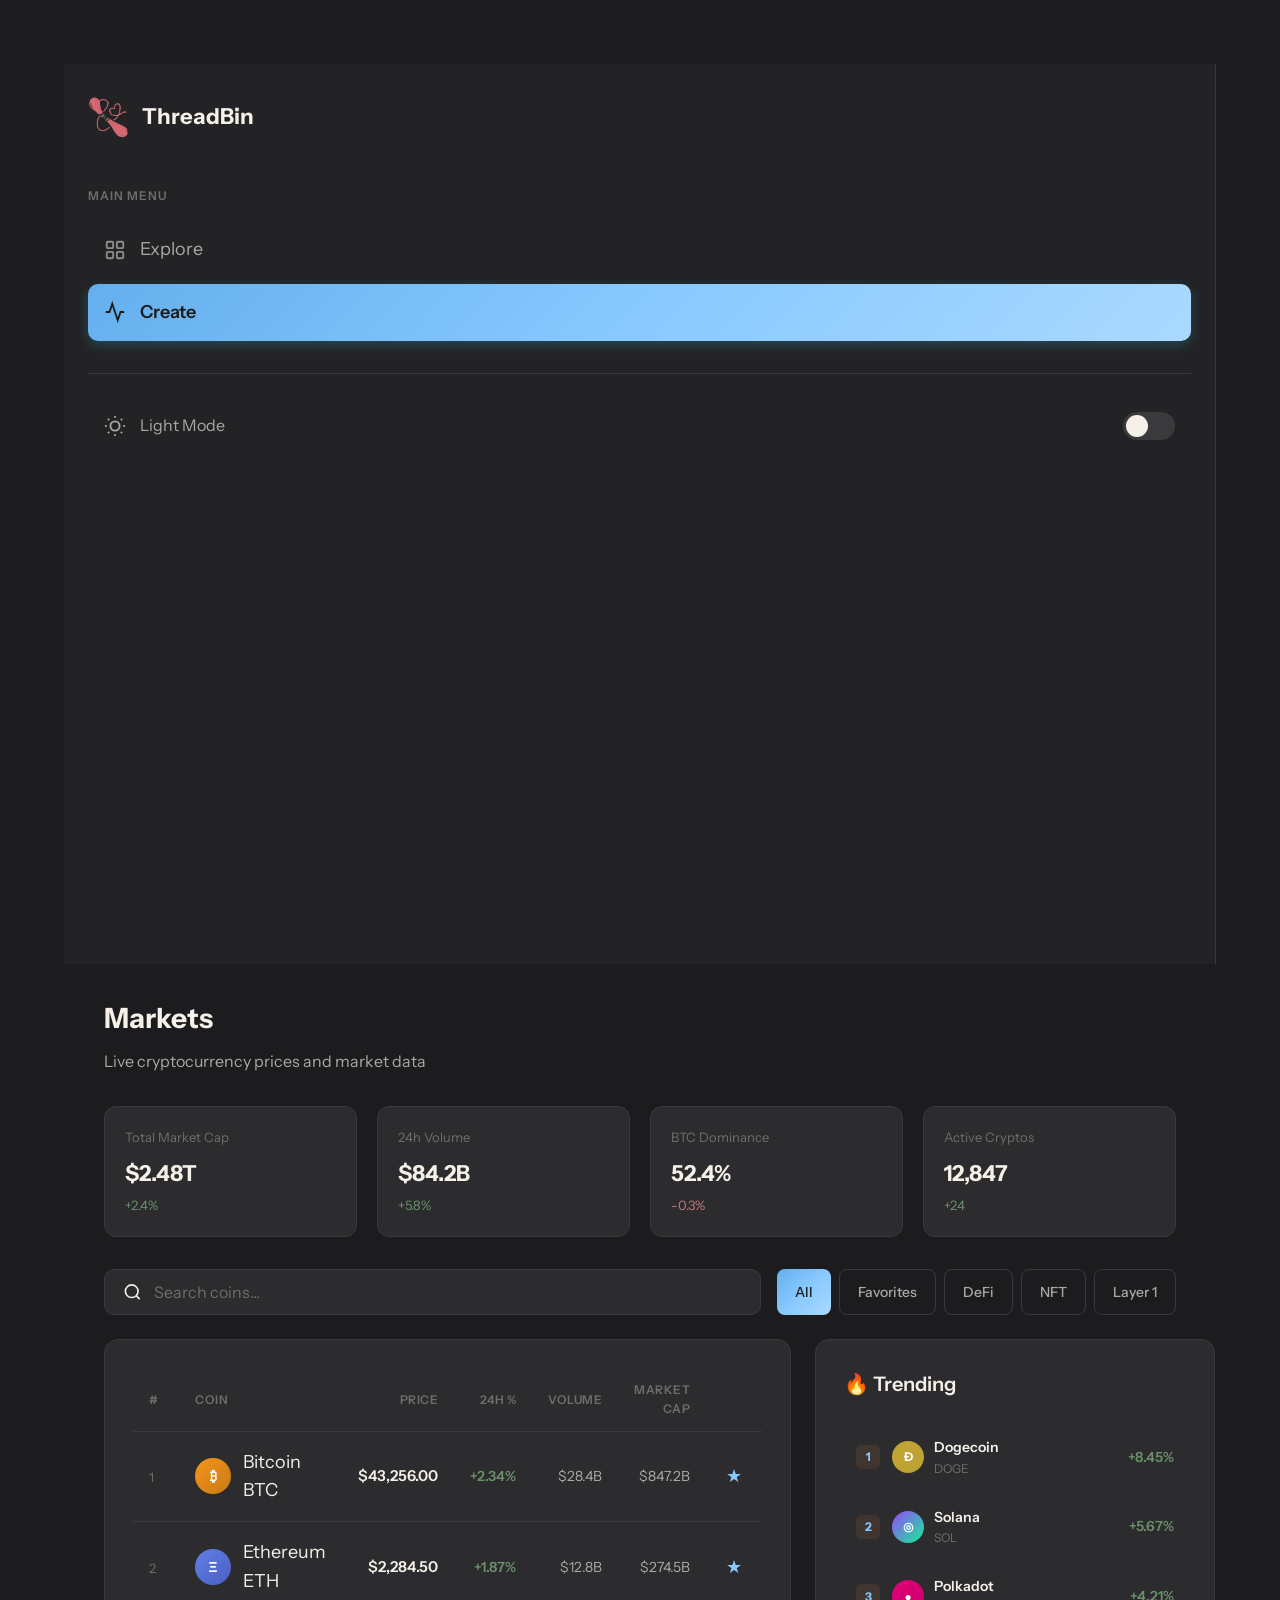
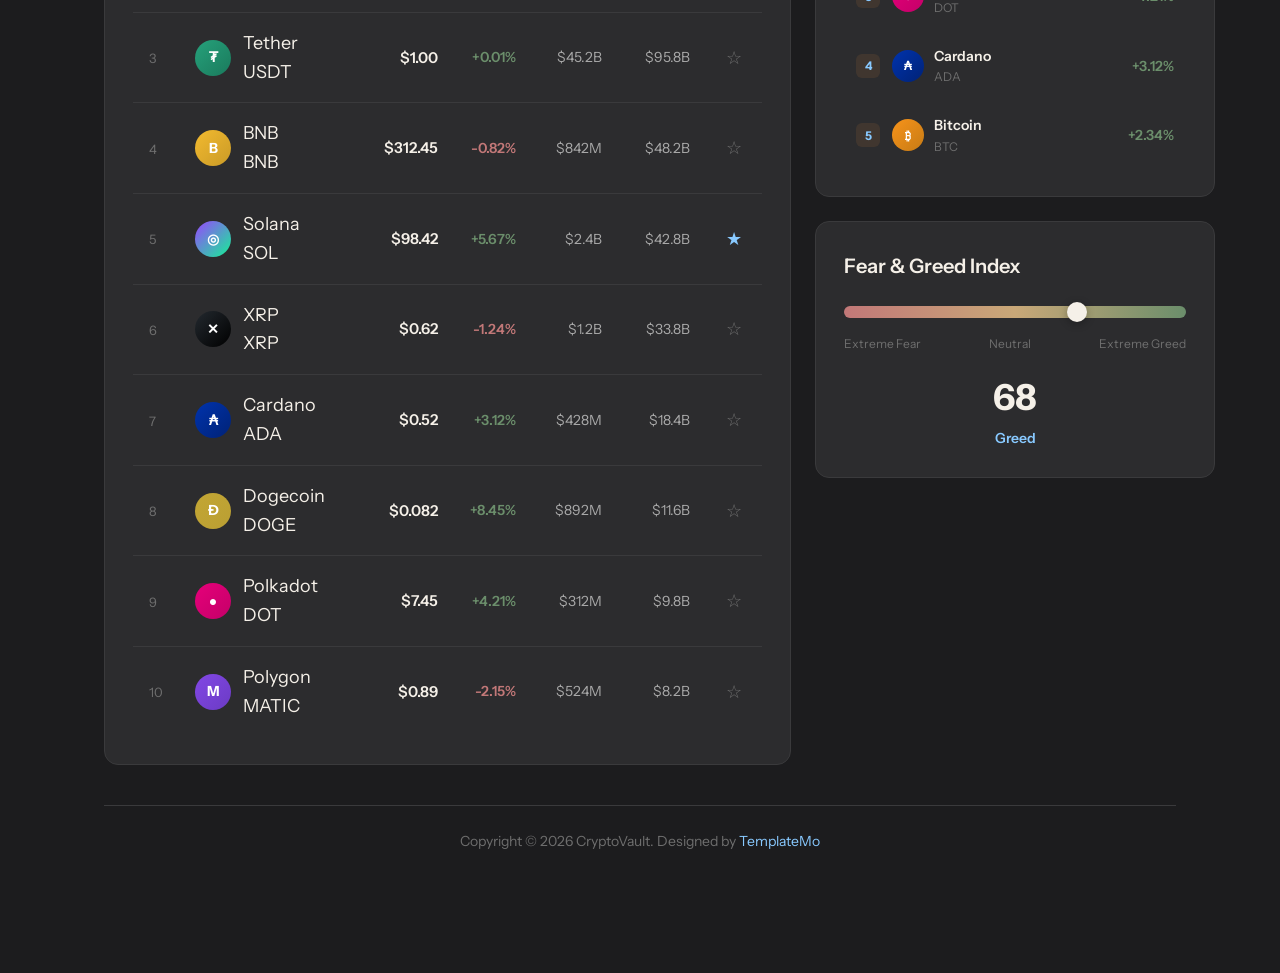
<file: create.html>
<!DOCTYPE html>
<html lang="en" data-theme="dark">
<head>
    <meta charset="UTF-8">
    <meta name="viewport" content="width=device-width, initial-scale=1.0">
    <title>ThreadBin - Create</title>
    <script>
        // Load theme immediately to prevent flash
        (function() {
            const savedTheme = localStorage.getItem('theme') || 'dark';
            document.documentElement.setAttribute('data-theme', savedTheme);
        })();
    </script>
    <link rel="preconnect" href="https://fonts.googleapis.com">
    <link rel="preconnect" href="https://fonts.gstatic.com" crossorigin>
    <link href="https://fonts.googleapis.com/css2?family=Instrument+Sans:wght@400;500;600;700&display=swap" rel="stylesheet">
    <link rel="stylesheet" href="templatemo-style.css">
    <link rel="stylesheet" href="templatemo-pages.css">
    <!--

TemplateMo 609 Crypto Vault

https://templatemo.com/tm-609-crypto-vault

-->
</head>
<body>
    <!-- Mobile Menu Toggle -->
    <button class="mobile-menu-toggle" id="mobileMenuToggle" aria-label="Toggle menu">
        <div class="hamburger">
            <span></span>
            <span></span>
            <span></span>
        </div>
    </button>

    <!-- Sidebar Overlay -->
    <div class="sidebar-overlay" id="sidebarOverlay"></div>

    <div class="dashboard">
        <!-- Sidebar -->
        <aside class="sidebar" id="sidebar">
            <div class="logo">
                <img class="logo-icon" src="assets/thread_bin_logo.png" alt="ThreadBin logo">
                <span class="logo-text">ThreadBin</span>
            </div>

            <nav class="nav-section">
                <div class="nav-label">Main Menu</div>
                <a href="index.html" class="nav-item">
                    <svg class="nav-icon" viewBox="0 0 24 24" fill="none" stroke="currentColor" stroke-width="2">
                        <rect x="3" y="3" width="7" height="7" rx="1"/>
                        <rect x="14" y="3" width="7" height="7" rx="1"/>
                        <rect x="3" y="14" width="7" height="7" rx="1"/>
                        <rect x="14" y="14" width="7" height="7" rx="1"/>
                    </svg>
                    Explore
                </a>
                <a href="create.html" class="nav-item active">
                    <svg class="nav-icon" viewBox="0 0 24 24" fill="none" stroke="currentColor" stroke-width="2">
                        <polyline points="22 12 18 12 15 21 9 3 6 12 2 12"/>
                    </svg>
                    Create
                </a>

            <nav class="nav-section">
                <div class="nav-label"></div>
            </nav>

            <div class="sidebar-footer">
                <div class="theme-toggle">
                    <div class="theme-toggle-label">
                        <svg width="22" height="22" viewBox="0 0 24 24" fill="none" stroke="currentColor" stroke-width="2">
                            <circle cx="12" cy="12" r="5"/>
                            <line x1="12" y1="1" x2="12" y2="3"/>
                            <line x1="12" y1="21" x2="12" y2="23"/>
                            <line x1="4.22" y1="4.22" x2="5.64" y2="5.64"/>
                            <line x1="18.36" y1="18.36" x2="19.78" y2="19.78"/>
                            <line x1="1" y1="12" x2="3" y2="12"/>
                            <line x1="21" y1="12" x2="23" y2="12"/>
                            <line x1="4.22" y1="19.78" x2="5.64" y2="18.36"/>
                            <line x1="18.36" y1="5.64" x2="19.78" y2="4.22"/>
                        </svg>
                        Light Mode
                    </div>
                    <div class="theme-switch" id="themeSwitch"></div>
        </aside>
        <main class="main-content">
            <div class="page-header">
                <h1>Markets</h1>
                <p>Live cryptocurrency prices and market data</p>
            </div>

            <!-- Market Stats -->
            <div class="market-stats">
                <div class="market-stat">
                    <div class="market-stat-label">Total Market Cap</div>
                    <div class="market-stat-value">$2.48T</div>
                    <div class="market-stat-change positive">+2.4%</div>
                </div>
                <div class="market-stat">
                    <div class="market-stat-label">24h Volume</div>
                    <div class="market-stat-value">$84.2B</div>
                    <div class="market-stat-change positive">+5.8%</div>
                </div>
                <div class="market-stat">
                    <div class="market-stat-label">BTC Dominance</div>
                    <div class="market-stat-value">52.4%</div>
                    <div class="market-stat-change negative">-0.3%</div>
                </div>
                <div class="market-stat">
                    <div class="market-stat-label">Active Cryptos</div>
                    <div class="market-stat-value">12,847</div>
                    <div class="market-stat-change positive">+24</div>
                </div>
            </div>

            <!-- Search and Filters -->
            <div class="search-filters">
                <div class="search-box">
                    <svg width="20" height="20" viewBox="0 0 24 24" fill="none" stroke="currentColor" stroke-width="2">
                        <circle cx="11" cy="11" r="8"/>
                        <line x1="21" y1="21" x2="16.65" y2="16.65"/>
                    </svg>
                    <input type="text" placeholder="Search coins..." id="searchInput">
                </div>
                <div class="filter-tabs">
                    <button class="filter-tab active">All</button>
                    <button class="filter-tab">Favorites</button>
                    <button class="filter-tab">DeFi</button>
                    <button class="filter-tab">NFT</button>
                    <button class="filter-tab">Layer 1</button>
                </div>
            </div>

            <!-- Content Grid -->
            <div class="content-grid">
                <!-- Market Table -->
                <div class="card">
                    <table class="market-table">
                        <thead>
                            <tr>
                                <th>#</th>
                                <th>Coin</th>
                                <th class="text-right">Price</th>
                                <th class="text-right">24h %</th>
                                <th class="text-right">Volume</th>
                                <th class="text-right">Market Cap</th>
                                <th></th>
                            </tr>
                        </thead>
                        <tbody>
                            <tr>
                                <td><span class="coin-rank">1</span></td>
                                <td>
                                    <div class="coin-cell">
                                        <div class="coin-icon btc">₿</div>
                                        <div>
                                            <div class="coin-name">Bitcoin</div>
                                            <div class="coin-symbol">BTC</div>
                                        </div>
                                    </div>
                                </td>
                                <td class="price-cell">$43,256.00</td>
                                <td class="change-cell positive">+2.34%</td>
                                <td class="volume-cell">$28.4B</td>
                                <td class="mcap-cell">$847.2B</td>
                                <td><button class="star-btn active">★</button></td>
                            </tr>
                            <tr>
                                <td><span class="coin-rank">2</span></td>
                                <td>
                                    <div class="coin-cell">
                                        <div class="coin-icon eth">Ξ</div>
                                        <div>
                                            <div class="coin-name">Ethereum</div>
                                            <div class="coin-symbol">ETH</div>
                                        </div>
                                    </div>
                                </td>
                                <td class="price-cell">$2,284.50</td>
                                <td class="change-cell positive">+1.87%</td>
                                <td class="volume-cell">$12.8B</td>
                                <td class="mcap-cell">$274.5B</td>
                                <td><button class="star-btn active">★</button></td>
                            </tr>
                            <tr>
                                <td><span class="coin-rank">3</span></td>
                                <td>
                                    <div class="coin-cell">
                                        <div class="coin-icon usdt">₮</div>
                                        <div>
                                            <div class="coin-name">Tether</div>
                                            <div class="coin-symbol">USDT</div>
                                        </div>
                                    </div>
                                </td>
                                <td class="price-cell">$1.00</td>
                                <td class="change-cell positive">+0.01%</td>
                                <td class="volume-cell">$45.2B</td>
                                <td class="mcap-cell">$95.8B</td>
                                <td><button class="star-btn">☆</button></td>
                            </tr>
                            <tr>
                                <td><span class="coin-rank">4</span></td>
                                <td>
                                    <div class="coin-cell">
                                        <div class="coin-icon bnb">B</div>
                                        <div>
                                            <div class="coin-name">BNB</div>
                                            <div class="coin-symbol">BNB</div>
                                        </div>
                                    </div>
                                </td>
                                <td class="price-cell">$312.45</td>
                                <td class="change-cell negative">-0.82%</td>
                                <td class="volume-cell">$842M</td>
                                <td class="mcap-cell">$48.2B</td>
                                <td><button class="star-btn">☆</button></td>
                            </tr>
                            <tr>
                                <td><span class="coin-rank">5</span></td>
                                <td>
                                    <div class="coin-cell">
                                        <div class="coin-icon sol">◎</div>
                                        <div>
                                            <div class="coin-name">Solana</div>
                                            <div class="coin-symbol">SOL</div>
                                        </div>
                                    </div>
                                </td>
                                <td class="price-cell">$98.42</td>
                                <td class="change-cell positive">+5.67%</td>
                                <td class="volume-cell">$2.4B</td>
                                <td class="mcap-cell">$42.8B</td>
                                <td><button class="star-btn active">★</button></td>
                            </tr>
                            <tr>
                                <td><span class="coin-rank">6</span></td>
                                <td>
                                    <div class="coin-cell">
                                        <div class="coin-icon xrp">✕</div>
                                        <div>
                                            <div class="coin-name">XRP</div>
                                            <div class="coin-symbol">XRP</div>
                                        </div>
                                    </div>
                                </td>
                                <td class="price-cell">$0.62</td>
                                <td class="change-cell negative">-1.24%</td>
                                <td class="volume-cell">$1.2B</td>
                                <td class="mcap-cell">$33.8B</td>
                                <td><button class="star-btn">☆</button></td>
                            </tr>
                            <tr>
                                <td><span class="coin-rank">7</span></td>
                                <td>
                                    <div class="coin-cell">
                                        <div class="coin-icon ada">₳</div>
                                        <div>
                                            <div class="coin-name">Cardano</div>
                                            <div class="coin-symbol">ADA</div>
                                        </div>
                                    </div>
                                </td>
                                <td class="price-cell">$0.52</td>
                                <td class="change-cell positive">+3.12%</td>
                                <td class="volume-cell">$428M</td>
                                <td class="mcap-cell">$18.4B</td>
                                <td><button class="star-btn">☆</button></td>
                            </tr>
                            <tr>
                                <td><span class="coin-rank">8</span></td>
                                <td>
                                    <div class="coin-cell">
                                        <div class="coin-icon doge">Ð</div>
                                        <div>
                                            <div class="coin-name">Dogecoin</div>
                                            <div class="coin-symbol">DOGE</div>
                                        </div>
                                    </div>
                                </td>
                                <td class="price-cell">$0.082</td>
                                <td class="change-cell positive">+8.45%</td>
                                <td class="volume-cell">$892M</td>
                                <td class="mcap-cell">$11.6B</td>
                                <td><button class="star-btn">☆</button></td>
                            </tr>
                            <tr>
                                <td><span class="coin-rank">9</span></td>
                                <td>
                                    <div class="coin-cell">
                                        <div class="coin-icon dot">●</div>
                                        <div>
                                            <div class="coin-name">Polkadot</div>
                                            <div class="coin-symbol">DOT</div>
                                        </div>
                                    </div>
                                </td>
                                <td class="price-cell">$7.45</td>
                                <td class="change-cell positive">+4.21%</td>
                                <td class="volume-cell">$312M</td>
                                <td class="mcap-cell">$9.8B</td>
                                <td><button class="star-btn">☆</button></td>
                            </tr>
                            <tr>
                                <td><span class="coin-rank">10</span></td>
                                <td>
                                    <div class="coin-cell">
                                        <div class="coin-icon matic">M</div>
                                        <div>
                                            <div class="coin-name">Polygon</div>
                                            <div class="coin-symbol">MATIC</div>
                                        </div>
                                    </div>
                                </td>
                                <td class="price-cell">$0.89</td>
                                <td class="change-cell negative">-2.15%</td>
                                <td class="volume-cell">$524M</td>
                                <td class="mcap-cell">$8.2B</td>
                                <td><button class="star-btn">☆</button></td>
                            </tr>
                        </tbody>
                    </table>
                </div>

                <!-- Right Column -->
                <div>
                    <!-- Trending -->
                    <div class="card" style="margin-bottom: 24px;">
                        <div class="card-header">
                            <h3 class="card-title">🔥 Trending</h3>
                        </div>
                        <div class="trending-list">
                            <div class="trending-item">
                                <div class="trending-rank">1</div>
                                <div class="trending-coin">
                                    <div class="trending-icon" style="background: linear-gradient(135deg, #c3a634, #ba9f33);">Ð</div>
                                    <div>
                                        <div class="trending-name">Dogecoin</div>
                                        <div class="trending-symbol">DOGE</div>
                                    </div>
                                </div>
                                <div class="trending-change positive">+8.45%</div>
                            </div>
                            <div class="trending-item">
                                <div class="trending-rank">2</div>
                                <div class="trending-coin">
                                    <div class="trending-icon" style="background: linear-gradient(135deg, #9945ff, #14f195);">◎</div>
                                    <div>
                                        <div class="trending-name">Solana</div>
                                        <div class="trending-symbol">SOL</div>
                                    </div>
                                </div>
                                <div class="trending-change positive">+5.67%</div>
                            </div>
                            <div class="trending-item">
                                <div class="trending-rank">3</div>
                                <div class="trending-coin">
                                    <div class="trending-icon" style="background: linear-gradient(135deg, #e6007a, #c40068);">●</div>
                                    <div>
                                        <div class="trending-name">Polkadot</div>
                                        <div class="trending-symbol">DOT</div>
                                    </div>
                                </div>
                                <div class="trending-change positive">+4.21%</div>
                            </div>
                            <div class="trending-item">
                                <div class="trending-rank">4</div>
                                <div class="trending-coin">
                                    <div class="trending-icon" style="background: linear-gradient(135deg, #0033ad, #002276);">₳</div>
                                    <div>
                                        <div class="trending-name">Cardano</div>
                                        <div class="trending-symbol">ADA</div>
                                    </div>
                                </div>
                                <div class="trending-change positive">+3.12%</div>
                            </div>
                            <div class="trending-item">
                                <div class="trending-rank">5</div>
                                <div class="trending-coin">
                                    <div class="trending-icon" style="background: linear-gradient(135deg, #f7931a, #c77b15);">₿</div>
                                    <div>
                                        <div class="trending-name">Bitcoin</div>
                                        <div class="trending-symbol">BTC</div>
                                    </div>
                                </div>
                                <div class="trending-change positive">+2.34%</div>
                            </div>
                        </div>
                    </div>

                    <!-- Fear & Greed Index -->
                    <div class="card">
                        <div class="card-header">
                            <h3 class="card-title">Fear & Greed Index</h3>
                        </div>
                        <div class="fear-greed">
                            <div class="fear-greed-meter">
                                <div class="fear-greed-indicator" style="left: 68%;"></div>
                            </div>
                            <div class="fear-greed-labels">
                                <span>Extreme Fear</span>
                                <span>Neutral</span>
                                <span>Extreme Greed</span>
                            </div>
                            <div class="fear-greed-value">
                                <div class="fear-greed-number">68</div>
                                <div class="fear-greed-label">Greed</div>
                            </div>
                        </div>
                    </div>
                </div>
            </div>

            <footer class="copyright">
                Copyright &copy; 2026 CryptoVault. Designed by <a href="https://templatemo.com" target="_blank" rel="nofollow">TemplateMo</a>
            </footer>
        </main>
    </div>

    <script src="js/templatemo-script.js"></script>
</body>
</html>
</file>
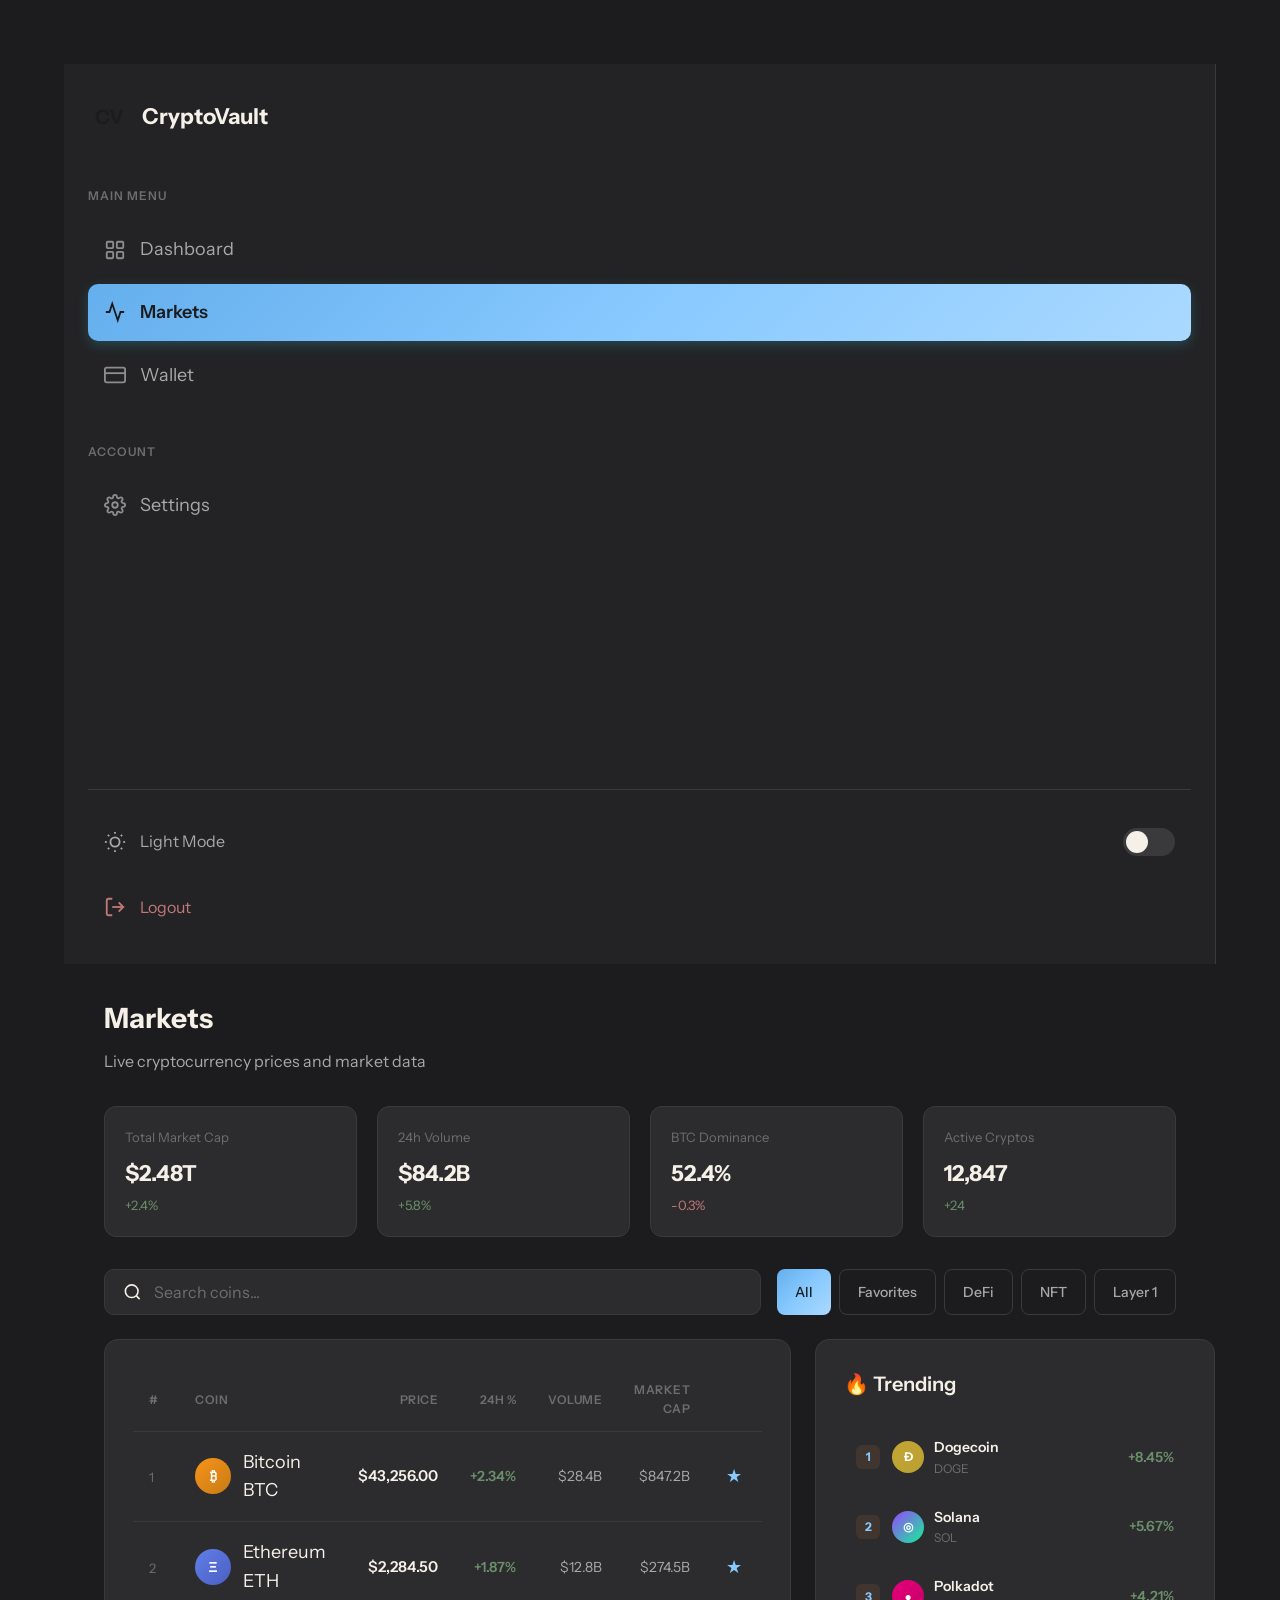
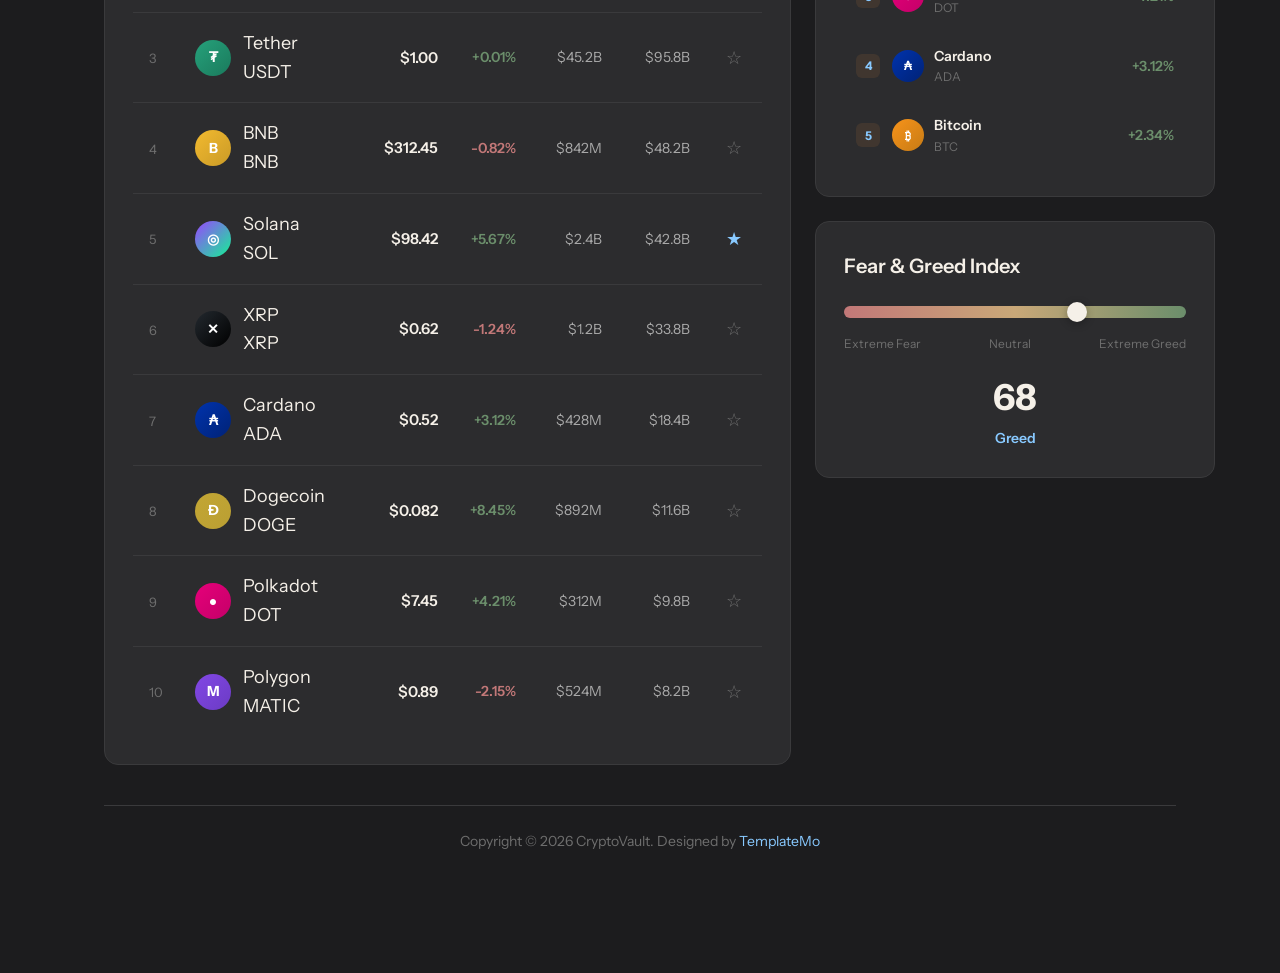
<file: markets.html>
<!DOCTYPE html>
<html lang="en" data-theme="dark">
<head>
    <meta charset="UTF-8">
    <meta name="viewport" content="width=device-width, initial-scale=1.0">
    <title>Markets - CryptoVault</title>
    <script>
        // Load theme immediately to prevent flash
        (function() {
            const savedTheme = localStorage.getItem('theme') || 'dark';
            document.documentElement.setAttribute('data-theme', savedTheme);
        })();
    </script>
    <link rel="preconnect" href="https://fonts.googleapis.com">
    <link rel="preconnect" href="https://fonts.gstatic.com" crossorigin>
    <link href="https://fonts.googleapis.com/css2?family=Instrument+Sans:wght@400;500;600;700&display=swap" rel="stylesheet">
    <link rel="stylesheet" href="css/templatemo-style.css">
    <link rel="stylesheet" href="css/templatemo-pages.css">
    <!--

TemplateMo 609 Crypto Vault

https://templatemo.com/tm-609-crypto-vault

-->
</head>
<body>
    <button class="mobile-menu-toggle" id="mobileMenuToggle">
        <div class="hamburger">
            <span></span>
            <span></span>
            <span></span>
        </div>
    </button>

    <div class="sidebar-overlay" id="sidebarOverlay"></div>

    <div class="dashboard">
        <aside class="sidebar" id="sidebar">
            <div class="logo">
                <div class="logo-icon">CV</div>
                <span class="logo-text">CryptoVault</span>
            </div>

            <nav class="nav-section">
                <div class="nav-label">Main Menu</div>
                <a href="index.html" class="nav-item">
                    <svg class="nav-icon" viewBox="0 0 24 24" fill="none" stroke="currentColor" stroke-width="2">
                        <rect x="3" y="3" width="7" height="7" rx="1"/>
                        <rect x="14" y="3" width="7" height="7" rx="1"/>
                        <rect x="3" y="14" width="7" height="7" rx="1"/>
                        <rect x="14" y="14" width="7" height="7" rx="1"/>
                    </svg>
                    Dashboard
                </a>
                <a href="markets.html" class="nav-item active">
                    <svg class="nav-icon" viewBox="0 0 24 24" fill="none" stroke="currentColor" stroke-width="2">
                        <polyline points="22 12 18 12 15 21 9 3 6 12 2 12"/>
                    </svg>
                    Markets
                </a>
                <a href="wallet.html" class="nav-item">
                    <svg class="nav-icon" viewBox="0 0 24 24" fill="none" stroke="currentColor" stroke-width="2">
                        <rect x="1" y="4" width="22" height="16" rx="2" ry="2"/>
                        <line x1="1" y1="10" x2="23" y2="10"/>
                    </svg>
                    Wallet
                </a>
            </nav>

            <nav class="nav-section">
                <div class="nav-label">Account</div>
                <a href="settings.html" class="nav-item">
                    <svg class="nav-icon" viewBox="0 0 24 24" fill="none" stroke="currentColor" stroke-width="2">
                        <circle cx="12" cy="12" r="3"/>
                        <path d="M19.4 15a1.65 1.65 0 00.33 1.82l.06.06a2 2 0 010 2.83 2 2 0 01-2.83 0l-.06-.06a1.65 1.65 0 00-1.82-.33 1.65 1.65 0 00-1 1.51V21a2 2 0 01-2 2 2 2 0 01-2-2v-.09A1.65 1.65 0 009 19.4a1.65 1.65 0 00-1.82.33l-.06.06a2 2 0 01-2.83 0 2 2 0 010-2.83l.06-.06a1.65 1.65 0 00.33-1.82 1.65 1.65 0 00-1.51-1H3a2 2 0 01-2-2 2 2 0 012-2h.09A1.65 1.65 0 004.6 9a1.65 1.65 0 00-.33-1.82l-.06-.06a2 2 0 010-2.83 2 2 0 012.83 0l.06.06a1.65 1.65 0 001.82.33H9a1.65 1.65 0 001-1.51V3a2 2 0 012-2 2 2 0 012 2v.09a1.65 1.65 0 001 1.51 1.65 1.65 0 001.82-.33l.06-.06a2 2 0 012.83 0 2 2 0 010 2.83l-.06.06a1.65 1.65 0 00-.33 1.82V9a1.65 1.65 0 001.51 1H21a2 2 0 012 2 2 2 0 01-2 2h-.09a1.65 1.65 0 00-1.51 1z"/>
                    </svg>
                    Settings
                </a>
            </nav>

            <div class="sidebar-footer">
                <div class="theme-toggle">
                    <div class="theme-toggle-label">
                        <svg width="22" height="22" viewBox="0 0 24 24" fill="none" stroke="currentColor" stroke-width="2">
                            <circle cx="12" cy="12" r="5"/>
                            <line x1="12" y1="1" x2="12" y2="3"/>
                            <line x1="12" y1="21" x2="12" y2="23"/>
                            <line x1="4.22" y1="4.22" x2="5.64" y2="5.64"/>
                            <line x1="18.36" y1="18.36" x2="19.78" y2="19.78"/>
                            <line x1="1" y1="12" x2="3" y2="12"/>
                            <line x1="21" y1="12" x2="23" y2="12"/>
                            <line x1="4.22" y1="19.78" x2="5.64" y2="18.36"/>
                            <line x1="18.36" y1="5.64" x2="19.78" y2="4.22"/>
                        </svg>
                        Light Mode
                    </div>
                    <div class="theme-switch" id="themeSwitch"></div>
                </div>
                <button class="logout-btn" onclick="window.location.href='login.html'">
                    <svg viewBox="0 0 24 24" fill="none" stroke="currentColor" stroke-width="2">
                        <path d="M9 21H5a2 2 0 01-2-2V5a2 2 0 012-2h4"/>
                        <polyline points="16 17 21 12 16 7"/>
                        <line x1="21" y1="12" x2="9" y2="12"/>
                    </svg>
                    Logout
                </button>
            </div>
        </aside>

        <main class="main-content">
            <div class="page-header">
                <h1>Markets</h1>
                <p>Live cryptocurrency prices and market data</p>
            </div>

            <!-- Market Stats -->
            <div class="market-stats">
                <div class="market-stat">
                    <div class="market-stat-label">Total Market Cap</div>
                    <div class="market-stat-value">$2.48T</div>
                    <div class="market-stat-change positive">+2.4%</div>
                </div>
                <div class="market-stat">
                    <div class="market-stat-label">24h Volume</div>
                    <div class="market-stat-value">$84.2B</div>
                    <div class="market-stat-change positive">+5.8%</div>
                </div>
                <div class="market-stat">
                    <div class="market-stat-label">BTC Dominance</div>
                    <div class="market-stat-value">52.4%</div>
                    <div class="market-stat-change negative">-0.3%</div>
                </div>
                <div class="market-stat">
                    <div class="market-stat-label">Active Cryptos</div>
                    <div class="market-stat-value">12,847</div>
                    <div class="market-stat-change positive">+24</div>
                </div>
            </div>

            <!-- Search and Filters -->
            <div class="search-filters">
                <div class="search-box">
                    <svg width="20" height="20" viewBox="0 0 24 24" fill="none" stroke="currentColor" stroke-width="2">
                        <circle cx="11" cy="11" r="8"/>
                        <line x1="21" y1="21" x2="16.65" y2="16.65"/>
                    </svg>
                    <input type="text" placeholder="Search coins..." id="searchInput">
                </div>
                <div class="filter-tabs">
                    <button class="filter-tab active">All</button>
                    <button class="filter-tab">Favorites</button>
                    <button class="filter-tab">DeFi</button>
                    <button class="filter-tab">NFT</button>
                    <button class="filter-tab">Layer 1</button>
                </div>
            </div>

            <!-- Content Grid -->
            <div class="content-grid">
                <!-- Market Table -->
                <div class="card">
                    <table class="market-table">
                        <thead>
                            <tr>
                                <th>#</th>
                                <th>Coin</th>
                                <th class="text-right">Price</th>
                                <th class="text-right">24h %</th>
                                <th class="text-right">Volume</th>
                                <th class="text-right">Market Cap</th>
                                <th></th>
                            </tr>
                        </thead>
                        <tbody>
                            <tr>
                                <td><span class="coin-rank">1</span></td>
                                <td>
                                    <div class="coin-cell">
                                        <div class="coin-icon btc">₿</div>
                                        <div>
                                            <div class="coin-name">Bitcoin</div>
                                            <div class="coin-symbol">BTC</div>
                                        </div>
                                    </div>
                                </td>
                                <td class="price-cell">$43,256.00</td>
                                <td class="change-cell positive">+2.34%</td>
                                <td class="volume-cell">$28.4B</td>
                                <td class="mcap-cell">$847.2B</td>
                                <td><button class="star-btn active">★</button></td>
                            </tr>
                            <tr>
                                <td><span class="coin-rank">2</span></td>
                                <td>
                                    <div class="coin-cell">
                                        <div class="coin-icon eth">Ξ</div>
                                        <div>
                                            <div class="coin-name">Ethereum</div>
                                            <div class="coin-symbol">ETH</div>
                                        </div>
                                    </div>
                                </td>
                                <td class="price-cell">$2,284.50</td>
                                <td class="change-cell positive">+1.87%</td>
                                <td class="volume-cell">$12.8B</td>
                                <td class="mcap-cell">$274.5B</td>
                                <td><button class="star-btn active">★</button></td>
                            </tr>
                            <tr>
                                <td><span class="coin-rank">3</span></td>
                                <td>
                                    <div class="coin-cell">
                                        <div class="coin-icon usdt">₮</div>
                                        <div>
                                            <div class="coin-name">Tether</div>
                                            <div class="coin-symbol">USDT</div>
                                        </div>
                                    </div>
                                </td>
                                <td class="price-cell">$1.00</td>
                                <td class="change-cell positive">+0.01%</td>
                                <td class="volume-cell">$45.2B</td>
                                <td class="mcap-cell">$95.8B</td>
                                <td><button class="star-btn">☆</button></td>
                            </tr>
                            <tr>
                                <td><span class="coin-rank">4</span></td>
                                <td>
                                    <div class="coin-cell">
                                        <div class="coin-icon bnb">B</div>
                                        <div>
                                            <div class="coin-name">BNB</div>
                                            <div class="coin-symbol">BNB</div>
                                        </div>
                                    </div>
                                </td>
                                <td class="price-cell">$312.45</td>
                                <td class="change-cell negative">-0.82%</td>
                                <td class="volume-cell">$842M</td>
                                <td class="mcap-cell">$48.2B</td>
                                <td><button class="star-btn">☆</button></td>
                            </tr>
                            <tr>
                                <td><span class="coin-rank">5</span></td>
                                <td>
                                    <div class="coin-cell">
                                        <div class="coin-icon sol">◎</div>
                                        <div>
                                            <div class="coin-name">Solana</div>
                                            <div class="coin-symbol">SOL</div>
                                        </div>
                                    </div>
                                </td>
                                <td class="price-cell">$98.42</td>
                                <td class="change-cell positive">+5.67%</td>
                                <td class="volume-cell">$2.4B</td>
                                <td class="mcap-cell">$42.8B</td>
                                <td><button class="star-btn active">★</button></td>
                            </tr>
                            <tr>
                                <td><span class="coin-rank">6</span></td>
                                <td>
                                    <div class="coin-cell">
                                        <div class="coin-icon xrp">✕</div>
                                        <div>
                                            <div class="coin-name">XRP</div>
                                            <div class="coin-symbol">XRP</div>
                                        </div>
                                    </div>
                                </td>
                                <td class="price-cell">$0.62</td>
                                <td class="change-cell negative">-1.24%</td>
                                <td class="volume-cell">$1.2B</td>
                                <td class="mcap-cell">$33.8B</td>
                                <td><button class="star-btn">☆</button></td>
                            </tr>
                            <tr>
                                <td><span class="coin-rank">7</span></td>
                                <td>
                                    <div class="coin-cell">
                                        <div class="coin-icon ada">₳</div>
                                        <div>
                                            <div class="coin-name">Cardano</div>
                                            <div class="coin-symbol">ADA</div>
                                        </div>
                                    </div>
                                </td>
                                <td class="price-cell">$0.52</td>
                                <td class="change-cell positive">+3.12%</td>
                                <td class="volume-cell">$428M</td>
                                <td class="mcap-cell">$18.4B</td>
                                <td><button class="star-btn">☆</button></td>
                            </tr>
                            <tr>
                                <td><span class="coin-rank">8</span></td>
                                <td>
                                    <div class="coin-cell">
                                        <div class="coin-icon doge">Ð</div>
                                        <div>
                                            <div class="coin-name">Dogecoin</div>
                                            <div class="coin-symbol">DOGE</div>
                                        </div>
                                    </div>
                                </td>
                                <td class="price-cell">$0.082</td>
                                <td class="change-cell positive">+8.45%</td>
                                <td class="volume-cell">$892M</td>
                                <td class="mcap-cell">$11.6B</td>
                                <td><button class="star-btn">☆</button></td>
                            </tr>
                            <tr>
                                <td><span class="coin-rank">9</span></td>
                                <td>
                                    <div class="coin-cell">
                                        <div class="coin-icon dot">●</div>
                                        <div>
                                            <div class="coin-name">Polkadot</div>
                                            <div class="coin-symbol">DOT</div>
                                        </div>
                                    </div>
                                </td>
                                <td class="price-cell">$7.45</td>
                                <td class="change-cell positive">+4.21%</td>
                                <td class="volume-cell">$312M</td>
                                <td class="mcap-cell">$9.8B</td>
                                <td><button class="star-btn">☆</button></td>
                            </tr>
                            <tr>
                                <td><span class="coin-rank">10</span></td>
                                <td>
                                    <div class="coin-cell">
                                        <div class="coin-icon matic">M</div>
                                        <div>
                                            <div class="coin-name">Polygon</div>
                                            <div class="coin-symbol">MATIC</div>
                                        </div>
                                    </div>
                                </td>
                                <td class="price-cell">$0.89</td>
                                <td class="change-cell negative">-2.15%</td>
                                <td class="volume-cell">$524M</td>
                                <td class="mcap-cell">$8.2B</td>
                                <td><button class="star-btn">☆</button></td>
                            </tr>
                        </tbody>
                    </table>
                </div>

                <!-- Right Column -->
                <div>
                    <!-- Trending -->
                    <div class="card" style="margin-bottom: 24px;">
                        <div class="card-header">
                            <h3 class="card-title">🔥 Trending</h3>
                        </div>
                        <div class="trending-list">
                            <div class="trending-item">
                                <div class="trending-rank">1</div>
                                <div class="trending-coin">
                                    <div class="trending-icon" style="background: linear-gradient(135deg, #c3a634, #ba9f33);">Ð</div>
                                    <div>
                                        <div class="trending-name">Dogecoin</div>
                                        <div class="trending-symbol">DOGE</div>
                                    </div>
                                </div>
                                <div class="trending-change positive">+8.45%</div>
                            </div>
                            <div class="trending-item">
                                <div class="trending-rank">2</div>
                                <div class="trending-coin">
                                    <div class="trending-icon" style="background: linear-gradient(135deg, #9945ff, #14f195);">◎</div>
                                    <div>
                                        <div class="trending-name">Solana</div>
                                        <div class="trending-symbol">SOL</div>
                                    </div>
                                </div>
                                <div class="trending-change positive">+5.67%</div>
                            </div>
                            <div class="trending-item">
                                <div class="trending-rank">3</div>
                                <div class="trending-coin">
                                    <div class="trending-icon" style="background: linear-gradient(135deg, #e6007a, #c40068);">●</div>
                                    <div>
                                        <div class="trending-name">Polkadot</div>
                                        <div class="trending-symbol">DOT</div>
                                    </div>
                                </div>
                                <div class="trending-change positive">+4.21%</div>
                            </div>
                            <div class="trending-item">
                                <div class="trending-rank">4</div>
                                <div class="trending-coin">
                                    <div class="trending-icon" style="background: linear-gradient(135deg, #0033ad, #002276);">₳</div>
                                    <div>
                                        <div class="trending-name">Cardano</div>
                                        <div class="trending-symbol">ADA</div>
                                    </div>
                                </div>
                                <div class="trending-change positive">+3.12%</div>
                            </div>
                            <div class="trending-item">
                                <div class="trending-rank">5</div>
                                <div class="trending-coin">
                                    <div class="trending-icon" style="background: linear-gradient(135deg, #f7931a, #c77b15);">₿</div>
                                    <div>
                                        <div class="trending-name">Bitcoin</div>
                                        <div class="trending-symbol">BTC</div>
                                    </div>
                                </div>
                                <div class="trending-change positive">+2.34%</div>
                            </div>
                        </div>
                    </div>

                    <!-- Fear & Greed Index -->
                    <div class="card">
                        <div class="card-header">
                            <h3 class="card-title">Fear & Greed Index</h3>
                        </div>
                        <div class="fear-greed">
                            <div class="fear-greed-meter">
                                <div class="fear-greed-indicator" style="left: 68%;"></div>
                            </div>
                            <div class="fear-greed-labels">
                                <span>Extreme Fear</span>
                                <span>Neutral</span>
                                <span>Extreme Greed</span>
                            </div>
                            <div class="fear-greed-value">
                                <div class="fear-greed-number">68</div>
                                <div class="fear-greed-label">Greed</div>
                            </div>
                        </div>
                    </div>
                </div>
            </div>

            <footer class="copyright">
                Copyright &copy; 2026 CryptoVault. Designed by <a href="https://templatemo.com" target="_blank" rel="nofollow">TemplateMo</a>
            </footer>
        </main>
    </div>

    <script src="js/templatemo-script.js"></script>
</body>
</html>
</file>
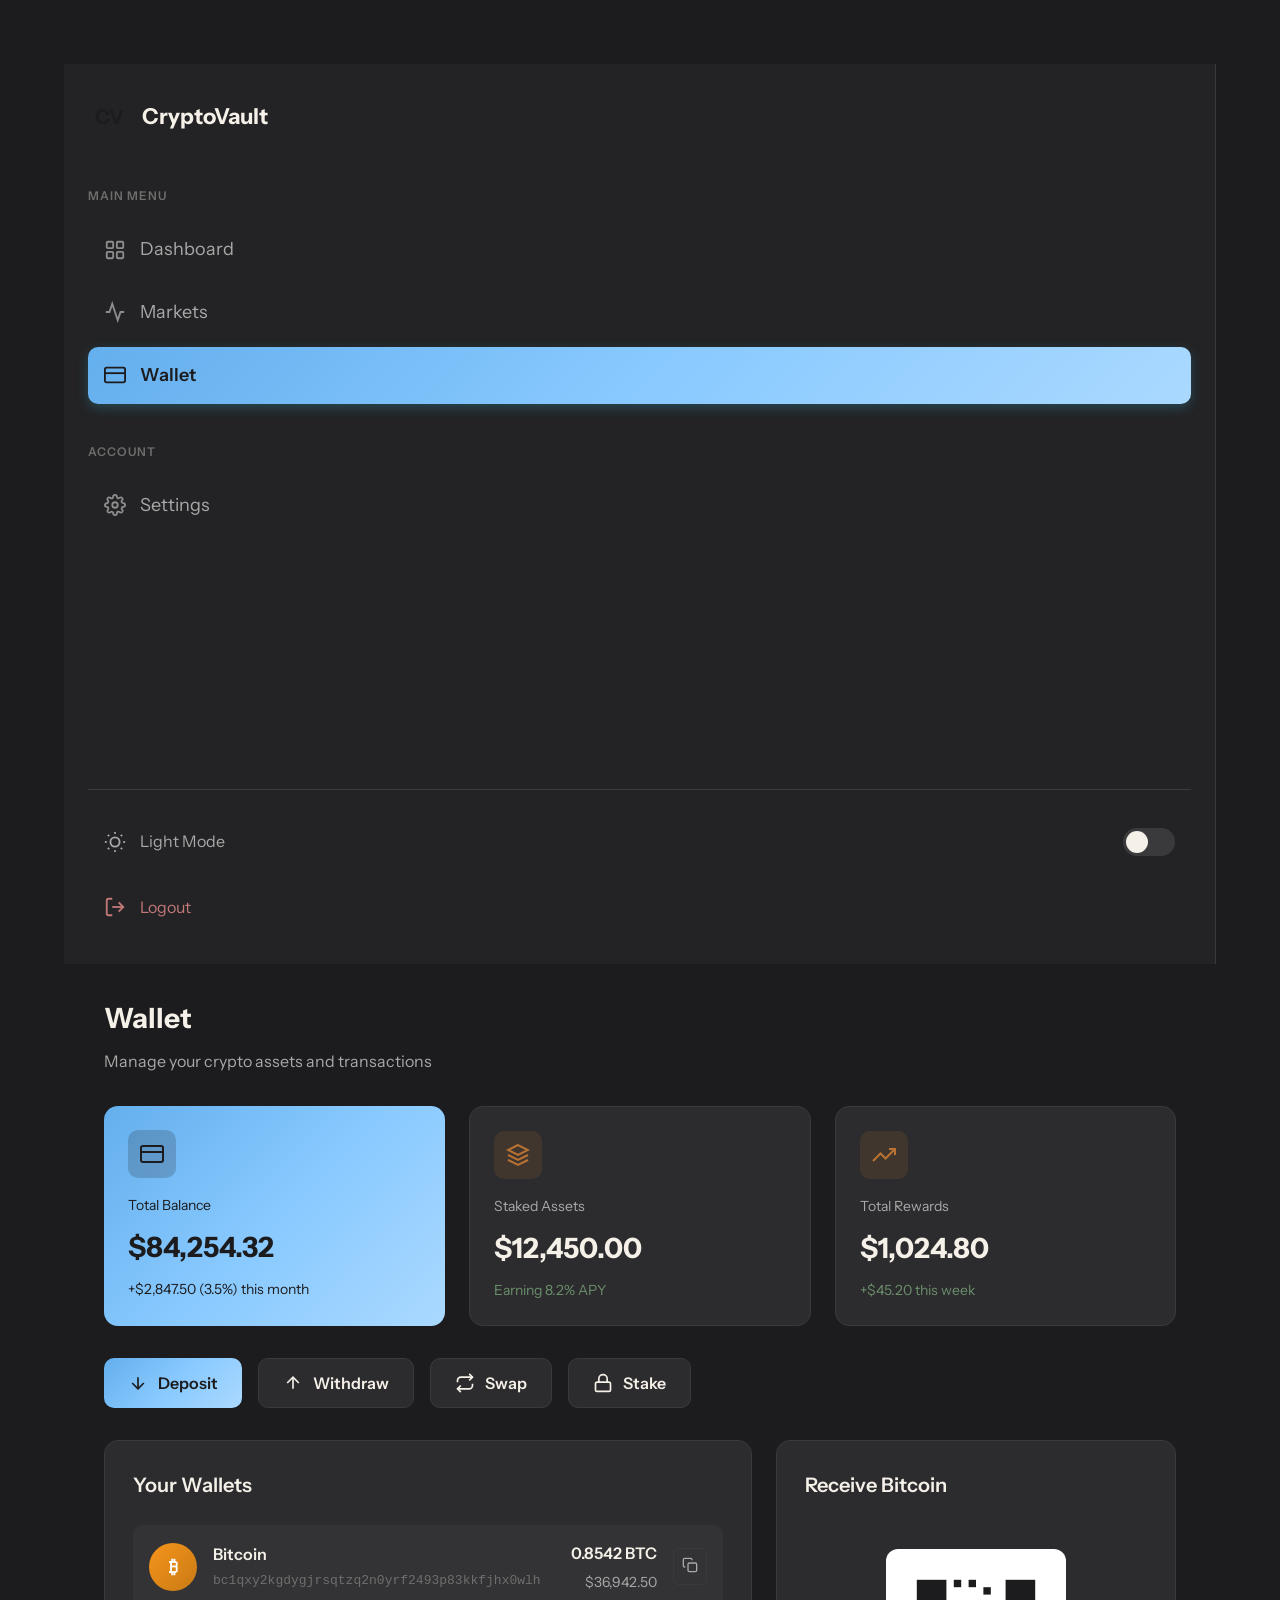
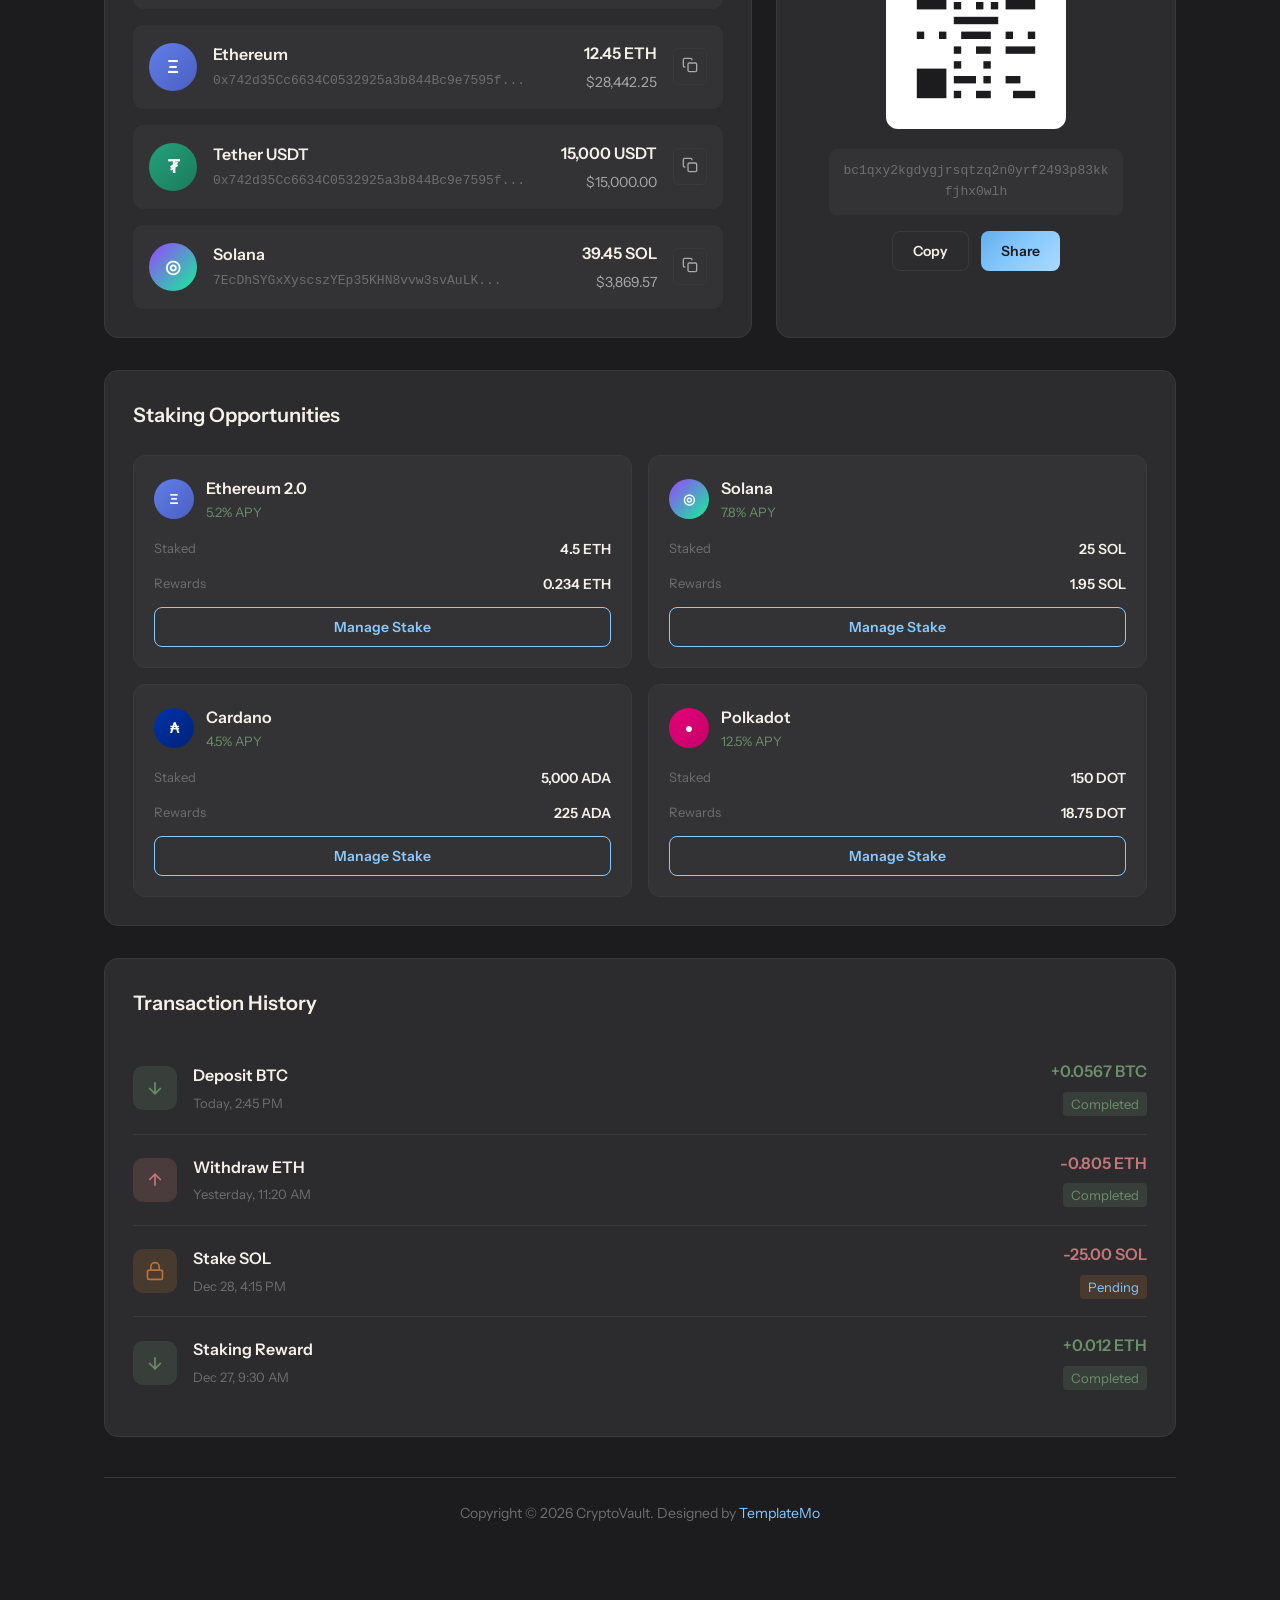
<file: wallet.html>
<!DOCTYPE html>
<html lang="en" data-theme="dark">
<head>
    <meta charset="UTF-8">
    <meta name="viewport" content="width=device-width, initial-scale=1.0">
    <title>Wallet - CryptoVault</title>
    <script>
        // Load theme immediately to prevent flash
        (function() {
            const savedTheme = localStorage.getItem('theme') || 'dark';
            document.documentElement.setAttribute('data-theme', savedTheme);
        })();
    </script>
    <link rel="preconnect" href="https://fonts.googleapis.com">
    <link rel="preconnect" href="https://fonts.gstatic.com" crossorigin>
    <link href="https://fonts.googleapis.com/css2?family=Instrument+Sans:wght@400;500;600;700&display=swap" rel="stylesheet">
    <link rel="stylesheet" href="css/templatemo-style.css">
    <link rel="stylesheet" href="css/templatemo-pages.css">
    <!--

TemplateMo 609 Crypto Vault

https://templatemo.com/tm-609-crypto-vault

-->
</head>
<body>
    <!-- Mobile Menu Toggle -->
    <button class="mobile-menu-toggle" id="mobileMenuToggle" aria-label="Toggle menu">
        <div class="hamburger">
            <span></span>
            <span></span>
            <span></span>
        </div>
    </button>

    <!-- Sidebar Overlay -->
    <div class="sidebar-overlay" id="sidebarOverlay"></div>

    <div class="dashboard">
        <!-- Sidebar -->
        <aside class="sidebar" id="sidebar">
            <div class="logo">
                <div class="logo-icon">CV</div>
                <span class="logo-text">CryptoVault</span>
            </div>

            <nav class="nav-section">
                <div class="nav-label">Main Menu</div>
                <a href="index.html" class="nav-item">
                    <svg class="nav-icon" viewBox="0 0 24 24" fill="none" stroke="currentColor" stroke-width="2">
                        <rect x="3" y="3" width="7" height="7" rx="1"/>
                        <rect x="14" y="3" width="7" height="7" rx="1"/>
                        <rect x="3" y="14" width="7" height="7" rx="1"/>
                        <rect x="14" y="14" width="7" height="7" rx="1"/>
                    </svg>
                    Dashboard
                </a>
                <a href="markets.html" class="nav-item">
                    <svg class="nav-icon" viewBox="0 0 24 24" fill="none" stroke="currentColor" stroke-width="2">
                        <polyline points="22 12 18 12 15 21 9 3 6 12 2 12"/>
                    </svg>
                    Markets
                </a>
                <a href="wallet.html" class="nav-item active">
                    <svg class="nav-icon" viewBox="0 0 24 24" fill="none" stroke="currentColor" stroke-width="2">
                        <rect x="1" y="4" width="22" height="16" rx="2" ry="2"/>
                        <line x1="1" y1="10" x2="23" y2="10"/>
                    </svg>
                    Wallet
                </a>
            </nav>

            <nav class="nav-section">
                <div class="nav-label">Account</div>
                <a href="settings.html" class="nav-item">
                    <svg class="nav-icon" viewBox="0 0 24 24" fill="none" stroke="currentColor" stroke-width="2">
                        <circle cx="12" cy="12" r="3"/>
                        <path d="M19.4 15a1.65 1.65 0 00.33 1.82l.06.06a2 2 0 010 2.83 2 2 0 01-2.83 0l-.06-.06a1.65 1.65 0 00-1.82-.33 1.65 1.65 0 00-1 1.51V21a2 2 0 01-2 2 2 2 0 01-2-2v-.09A1.65 1.65 0 009 19.4a1.65 1.65 0 00-1.82.33l-.06.06a2 2 0 01-2.83 0 2 2 0 010-2.83l.06-.06a1.65 1.65 0 00.33-1.82 1.65 1.65 0 00-1.51-1H3a2 2 0 01-2-2 2 2 0 012-2h.09A1.65 1.65 0 004.6 9a1.65 1.65 0 00-.33-1.82l-.06-.06a2 2 0 010-2.83 2 2 0 012.83 0l.06.06a1.65 1.65 0 001.82.33H9a1.65 1.65 0 001-1.51V3a2 2 0 012-2 2 2 0 012 2v.09a1.65 1.65 0 001 1.51 1.65 1.65 0 001.82-.33l.06-.06a2 2 0 012.83 0 2 2 0 010 2.83l-.06.06a1.65 1.65 0 00-.33 1.82V9a1.65 1.65 0 001.51 1H21a2 2 0 012 2 2 2 0 01-2 2h-.09a1.65 1.65 0 00-1.51 1z"/>
                    </svg>
                    Settings
                </a>
            </nav>

            <div class="sidebar-footer">
                <div class="theme-toggle">
                    <div class="theme-toggle-label">
                        <svg width="22" height="22" viewBox="0 0 24 24" fill="none" stroke="currentColor" stroke-width="2">
                            <circle cx="12" cy="12" r="5"/>
                            <line x1="12" y1="1" x2="12" y2="3"/>
                            <line x1="12" y1="21" x2="12" y2="23"/>
                            <line x1="4.22" y1="4.22" x2="5.64" y2="5.64"/>
                            <line x1="18.36" y1="18.36" x2="19.78" y2="19.78"/>
                            <line x1="1" y1="12" x2="3" y2="12"/>
                            <line x1="21" y1="12" x2="23" y2="12"/>
                            <line x1="4.22" y1="19.78" x2="5.64" y2="18.36"/>
                            <line x1="18.36" y1="5.64" x2="19.78" y2="4.22"/>
                        </svg>
                        Light Mode
                    </div>
                    <div class="theme-switch" id="themeSwitch"></div>
                </div>
                <button class="logout-btn" onclick="window.location.href='login.html'">
                    <svg viewBox="0 0 24 24" fill="none" stroke="currentColor" stroke-width="2">
                        <path d="M9 21H5a2 2 0 01-2-2V5a2 2 0 012-2h4"/>
                        <polyline points="16 17 21 12 16 7"/>
                        <line x1="21" y1="12" x2="9" y2="12"/>
                    </svg>
                    Logout
                </button>
            </div>
        </aside>

        <!-- Main Content -->
        <main class="main-content">
            <div class="page-header">
                <h1>Wallet</h1>
                <p>Manage your crypto assets and transactions</p>
            </div>

            <!-- Balance Cards -->
            <div class="balance-cards">
                <div class="balance-card primary">
                    <div class="balance-icon">
                        <svg width="24" height="24" viewBox="0 0 24 24" fill="none" stroke="#1c1c1e" stroke-width="2">
                            <rect x="1" y="4" width="22" height="16" rx="2" ry="2"/>
                            <line x1="1" y1="10" x2="23" y2="10"/>
                        </svg>
                    </div>
                    <div class="balance-label">Total Balance</div>
                    <div class="balance-value">$84,254.32</div>
                    <div class="balance-change">+$2,847.50 (3.5%) this month</div>
                </div>
                <div class="balance-card">
                    <div class="balance-icon">
                        <svg width="24" height="24" viewBox="0 0 24 24" fill="none" stroke="#b87333" stroke-width="2">
                            <path d="M12 2L2 7l10 5 10-5-10-5z"/>
                            <path d="M2 17l10 5 10-5"/>
                            <path d="M2 12l10 5 10-5"/>
                        </svg>
                    </div>
                    <div class="balance-label">Staked Assets</div>
                    <div class="balance-value">$12,450.00</div>
                    <div class="balance-change">Earning 8.2% APY</div>
                </div>
                <div class="balance-card">
                    <div class="balance-icon">
                        <svg width="24" height="24" viewBox="0 0 24 24" fill="none" stroke="#b87333" stroke-width="2">
                            <polyline points="23 6 13.5 15.5 8.5 10.5 1 18"/>
                            <polyline points="17 6 23 6 23 12"/>
                        </svg>
                    </div>
                    <div class="balance-label">Total Rewards</div>
                    <div class="balance-value">$1,024.80</div>
                    <div class="balance-change">+$45.20 this week</div>
                </div>
            </div>

            <!-- Action Buttons -->
            <div class="action-buttons">
                <button class="action-btn primary">
                    <svg width="20" height="20" viewBox="0 0 24 24" fill="none" stroke="currentColor" stroke-width="2">
                        <polyline points="19 12 12 19 5 12"/>
                        <line x1="12" y1="5" x2="12" y2="19"/>
                    </svg>
                    Deposit
                </button>
                <button class="action-btn">
                    <svg width="20" height="20" viewBox="0 0 24 24" fill="none" stroke="currentColor" stroke-width="2">
                        <polyline points="5 12 12 5 19 12"/>
                        <line x1="12" y1="19" x2="12" y2="5"/>
                    </svg>
                    Withdraw
                </button>
                <button class="action-btn">
                    <svg width="20" height="20" viewBox="0 0 24 24" fill="none" stroke="currentColor" stroke-width="2">
                        <polyline points="17 1 21 5 17 9"/>
                        <path d="M3 11V9a4 4 0 014-4h14"/>
                        <polyline points="7 23 3 19 7 15"/>
                        <path d="M21 13v2a4 4 0 01-4 4H3"/>
                    </svg>
                    Swap
                </button>
                <button class="action-btn">
                    <svg width="20" height="20" viewBox="0 0 24 24" fill="none" stroke="currentColor" stroke-width="2">
                        <rect x="3" y="11" width="18" height="11" rx="2" ry="2"/>
                        <path d="M7 11V7a5 5 0 0110 0v4"/>
                    </svg>
                    Stake
                </button>
            </div>

            <!-- Content Grid -->
            <div class="content-grid">
                <!-- Wallet Addresses -->
                <div class="card">
                    <div class="card-header">
                        <h2 class="card-title">Your Wallets</h2>
                    </div>
                    <div class="wallet-list">
                        <div class="wallet-item">
                            <div class="wallet-icon btc">₿</div>
                            <div class="wallet-info">
                                <div class="wallet-name">Bitcoin</div>
                                <div class="wallet-address">bc1qxy2kgdygjrsqtzq2n0yrf2493p83kkfjhx0wlh</div>
                            </div>
                            <div class="wallet-balance">
                                <div class="wallet-amount">0.8542 BTC</div>
                                <div class="wallet-usd">$36,942.50</div>
                            </div>
                            <button class="copy-btn">
                                <svg width="16" height="16" viewBox="0 0 24 24" fill="none" stroke="currentColor" stroke-width="2">
                                    <rect x="9" y="9" width="13" height="13" rx="2" ry="2"/>
                                    <path d="M5 15H4a2 2 0 01-2-2V4a2 2 0 012-2h9a2 2 0 012 2v1"/>
                                </svg>
                            </button>
                        </div>
                        <div class="wallet-item">
                            <div class="wallet-icon eth">Ξ</div>
                            <div class="wallet-info">
                                <div class="wallet-name">Ethereum</div>
                                <div class="wallet-address">0x742d35Cc6634C0532925a3b844Bc9e7595f...</div>
                            </div>
                            <div class="wallet-balance">
                                <div class="wallet-amount">12.45 ETH</div>
                                <div class="wallet-usd">$28,442.25</div>
                            </div>
                            <button class="copy-btn">
                                <svg width="16" height="16" viewBox="0 0 24 24" fill="none" stroke="currentColor" stroke-width="2">
                                    <rect x="9" y="9" width="13" height="13" rx="2" ry="2"/>
                                    <path d="M5 15H4a2 2 0 01-2-2V4a2 2 0 012-2h9a2 2 0 012 2v1"/>
                                </svg>
                            </button>
                        </div>
                        <div class="wallet-item">
                            <div class="wallet-icon usdt">₮</div>
                            <div class="wallet-info">
                                <div class="wallet-name">Tether USDT</div>
                                <div class="wallet-address">0x742d35Cc6634C0532925a3b844Bc9e7595f...</div>
                            </div>
                            <div class="wallet-balance">
                                <div class="wallet-amount">15,000 USDT</div>
                                <div class="wallet-usd">$15,000.00</div>
                            </div>
                            <button class="copy-btn">
                                <svg width="16" height="16" viewBox="0 0 24 24" fill="none" stroke="currentColor" stroke-width="2">
                                    <rect x="9" y="9" width="13" height="13" rx="2" ry="2"/>
                                    <path d="M5 15H4a2 2 0 01-2-2V4a2 2 0 012-2h9a2 2 0 012 2v1"/>
                                </svg>
                            </button>
                        </div>
                        <div class="wallet-item">
                            <div class="wallet-icon sol">◎</div>
                            <div class="wallet-info">
                                <div class="wallet-name">Solana</div>
                                <div class="wallet-address">7EcDhSYGxXyscszYEp35KHN8vvw3svAuLK...</div>
                            </div>
                            <div class="wallet-balance">
                                <div class="wallet-amount">39.45 SOL</div>
                                <div class="wallet-usd">$3,869.57</div>
                            </div>
                            <button class="copy-btn">
                                <svg width="16" height="16" viewBox="0 0 24 24" fill="none" stroke="currentColor" stroke-width="2">
                                    <rect x="9" y="9" width="13" height="13" rx="2" ry="2"/>
                                    <path d="M5 15H4a2 2 0 01-2-2V4a2 2 0 012-2h9a2 2 0 012 2v1"/>
                                </svg>
                            </button>
                        </div>
                    </div>
                </div>

                <!-- Deposit QR -->
                <div class="card">
                    <div class="card-header">
                        <h2 class="card-title">Receive Bitcoin</h2>
                    </div>
                    <div class="qr-section">
                        <div class="qr-code">
                            <svg viewBox="0 0 100 100">
                                <rect x="10" y="10" width="20" height="20" fill="#1c1c1e"/>
                                <rect x="70" y="10" width="20" height="20" fill="#1c1c1e"/>
                                <rect x="10" y="70" width="20" height="20" fill="#1c1c1e"/>
                                <rect x="35" y="10" width="5" height="5" fill="#1c1c1e"/>
                                <rect x="45" y="10" width="5" height="5" fill="#1c1c1e"/>
                                <rect x="55" y="15" width="5" height="5" fill="#1c1c1e"/>
                                <rect x="35" y="25" width="5" height="5" fill="#1c1c1e"/>
                                <rect x="50" y="25" width="5" height="5" fill="#1c1c1e"/>
                                <rect x="60" y="25" width="5" height="5" fill="#1c1c1e"/>
                                <rect x="35" y="35" width="30" height="5" fill="#1c1c1e"/>
                                <rect x="10" y="45" width="5" height="5" fill="#1c1c1e"/>
                                <rect x="25" y="45" width="5" height="5" fill="#1c1c1e"/>
                                <rect x="40" y="45" width="20" height="5" fill="#1c1c1e"/>
                                <rect x="70" y="45" width="5" height="5" fill="#1c1c1e"/>
                                <rect x="85" y="45" width="5" height="5" fill="#1c1c1e"/>
                                <rect x="35" y="55" width="5" height="5" fill="#1c1c1e"/>
                                <rect x="50" y="55" width="10" height="5" fill="#1c1c1e"/>
                                <rect x="70" y="55" width="20" height="5" fill="#1c1c1e"/>
                                <rect x="35" y="65" width="5" height="5" fill="#1c1c1e"/>
                                <rect x="55" y="65" width="5" height="5" fill="#1c1c1e"/>
                                <rect x="35" y="75" width="15" height="5" fill="#1c1c1e"/>
                                <rect x="55" y="75" width="5" height="5" fill="#1c1c1e"/>
                                <rect x="70" y="75" width="10" height="5" fill="#1c1c1e"/>
                                <rect x="35" y="85" width="5" height="5" fill="#1c1c1e"/>
                                <rect x="50" y="85" width="10" height="5" fill="#1c1c1e"/>
                                <rect x="75" y="85" width="15" height="5" fill="#1c1c1e"/>
                            </svg>
                        </div>
                        <div class="qr-address">bc1qxy2kgdygjrsqtzq2n0yrf2493p83kkfjhx0wlh</div>
                        <div class="qr-actions">
                            <button class="qr-btn">Copy</button>
                            <button class="qr-btn primary">Share</button>
                        </div>
                    </div>
                </div>
            </div>

            <!-- Staking Section -->
            <div class="card" style="margin-bottom: 32px;">
                <div class="card-header">
                    <h2 class="card-title">Staking Opportunities</h2>
                </div>
                <div class="staking-grid">
                    <div class="staking-card">
                        <div class="staking-header">
                            <div class="staking-icon" style="background: linear-gradient(135deg, #627eea, #4a5fc1);">Ξ</div>
                            <div>
                                <div class="staking-name">Ethereum 2.0</div>
                                <div class="staking-apy">5.2% APY</div>
                            </div>
                        </div>
                        <div class="staking-details">
                            <span class="staking-label">Staked</span>
                            <span class="staking-value">4.5 ETH</span>
                        </div>
                        <div class="staking-details">
                            <span class="staking-label">Rewards</span>
                            <span class="staking-value">0.234 ETH</span>
                        </div>
                        <button class="staking-btn">Manage Stake</button>
                    </div>
                    <div class="staking-card">
                        <div class="staking-header">
                            <div class="staking-icon" style="background: linear-gradient(135deg, #9945ff, #14f195);">◎</div>
                            <div>
                                <div class="staking-name">Solana</div>
                                <div class="staking-apy">7.8% APY</div>
                            </div>
                        </div>
                        <div class="staking-details">
                            <span class="staking-label">Staked</span>
                            <span class="staking-value">25 SOL</span>
                        </div>
                        <div class="staking-details">
                            <span class="staking-label">Rewards</span>
                            <span class="staking-value">1.95 SOL</span>
                        </div>
                        <button class="staking-btn">Manage Stake</button>
                    </div>
                    <div class="staking-card">
                        <div class="staking-header">
                            <div class="staking-icon" style="background: linear-gradient(135deg, #0033ad, #002276);">₳</div>
                            <div>
                                <div class="staking-name">Cardano</div>
                                <div class="staking-apy">4.5% APY</div>
                            </div>
                        </div>
                        <div class="staking-details">
                            <span class="staking-label">Staked</span>
                            <span class="staking-value">5,000 ADA</span>
                        </div>
                        <div class="staking-details">
                            <span class="staking-label">Rewards</span>
                            <span class="staking-value">225 ADA</span>
                        </div>
                        <button class="staking-btn">Manage Stake</button>
                    </div>
                    <div class="staking-card">
                        <div class="staking-header">
                            <div class="staking-icon" style="background: linear-gradient(135deg, #e6007a, #c40068);">●</div>
                            <div>
                                <div class="staking-name">Polkadot</div>
                                <div class="staking-apy">12.5% APY</div>
                            </div>
                        </div>
                        <div class="staking-details">
                            <span class="staking-label">Staked</span>
                            <span class="staking-value">150 DOT</span>
                        </div>
                        <div class="staking-details">
                            <span class="staking-label">Rewards</span>
                            <span class="staking-value">18.75 DOT</span>
                        </div>
                        <button class="staking-btn">Manage Stake</button>
                    </div>
                </div>
            </div>

            <!-- Transaction History -->
            <div class="card">
                <div class="card-header">
                    <h2 class="card-title">Transaction History</h2>
                </div>
                <div class="transaction-list">
                    <div class="transaction-item">
                        <div class="transaction-icon deposit">
                            <svg width="20" height="20" viewBox="0 0 24 24" fill="none" stroke="#6b8e6b" stroke-width="2">
                                <polyline points="19 12 12 19 5 12"/>
                                <line x1="12" y1="5" x2="12" y2="19"/>
                            </svg>
                        </div>
                        <div class="transaction-info">
                            <div class="transaction-type">Deposit BTC</div>
                            <div class="transaction-date">Today, 2:45 PM</div>
                        </div>
                        <div class="transaction-amount">
                            <div class="transaction-value positive">+0.0567 BTC</div>
                            <span class="transaction-status completed">Completed</span>
                        </div>
                    </div>
                    <div class="transaction-item">
                        <div class="transaction-icon withdraw">
                            <svg width="20" height="20" viewBox="0 0 24 24" fill="none" stroke="#c27878" stroke-width="2">
                                <polyline points="5 12 12 5 19 12"/>
                                <line x1="12" y1="19" x2="12" y2="5"/>
                            </svg>
                        </div>
                        <div class="transaction-info">
                            <div class="transaction-type">Withdraw ETH</div>
                            <div class="transaction-date">Yesterday, 11:20 AM</div>
                        </div>
                        <div class="transaction-amount">
                            <div class="transaction-value negative">-0.805 ETH</div>
                            <span class="transaction-status completed">Completed</span>
                        </div>
                    </div>
                    <div class="transaction-item">
                        <div class="transaction-icon stake">
                            <svg width="20" height="20" viewBox="0 0 24 24" fill="none" stroke="#b87333" stroke-width="2">
                                <rect x="3" y="11" width="18" height="11" rx="2" ry="2"/>
                                <path d="M7 11V7a5 5 0 0110 0v4"/>
                            </svg>
                        </div>
                        <div class="transaction-info">
                            <div class="transaction-type">Stake SOL</div>
                            <div class="transaction-date">Dec 28, 4:15 PM</div>
                        </div>
                        <div class="transaction-amount">
                            <div class="transaction-value negative">-25.00 SOL</div>
                            <span class="transaction-status pending">Pending</span>
                        </div>
                    </div>
                    <div class="transaction-item">
                        <div class="transaction-icon deposit">
                            <svg width="20" height="20" viewBox="0 0 24 24" fill="none" stroke="#6b8e6b" stroke-width="2">
                                <polyline points="19 12 12 19 5 12"/>
                                <line x1="12" y1="5" x2="12" y2="19"/>
                            </svg>
                        </div>
                        <div class="transaction-info">
                            <div class="transaction-type">Staking Reward</div>
                            <div class="transaction-date">Dec 27, 9:30 AM</div>
                        </div>
                        <div class="transaction-amount">
                            <div class="transaction-value positive">+0.012 ETH</div>
                            <span class="transaction-status completed">Completed</span>
                        </div>
                    </div>
                </div>
            </div>

            <!-- Copyright -->
            <footer class="copyright">
                Copyright &copy; 2026 CryptoVault. Designed by <a href="https://templatemo.com" target="_blank" rel="nofollow">TemplateMo</a>
            </footer>
        </main>
    </div>

    <script src="js/templatemo-script.js"></script>
</body>
</html>
</file>
<file: templatemo-style.css>
/*
==========================================================================
CryptoVault - Crypto Dashboard Template
Template Name: CryptoVault
Template URL: https://templatemo.com
Description: A modern cryptocurrency explore template with dark/light mode
Author: TemplateMo
Version: 1.0
==========================================================================

TemplateMo 609 Crypto Vault

https://templatemo.com/tm-609-crypto-vault

*/

/* ========================================
CSS Reset & Base
======================================== */
* {
margin: 0;
padding: 0;
box-sizing: border-box;
}

/* ========================================
CSS Variables - Dark Theme (Default)
======================================== */
:root, [data-theme="dark"] {
--bg-primary: #1c1c1e;
--bg-secondary: #232325;
--bg-card: #2c2c2e;
--bg-card-hover: #343436;
--accent-copper: #88c9ff;
--accent-copper-light: #aad9ff;
--accent-gradient: linear-gradient(135deg, #64afed 0%, #88c9ff 50%, #aad9ff 100%);
--accent-gradient-hover: linear-gradient(135deg, #83c6fc 0%, #aad9ff 50%, #c1e2fc 100%);
--text-primary: #f5f0e8;
--text-secondary: #a8a8a8;
--text-muted: #6e6e6e;
--gain: #6b8e6b;
--loss: #c27878;
--border: #3a3a3c;
--shadow: rgba(0, 0, 0, 0.3);
--chart-grid: rgba(255, 255, 255, 0.05);
--overlay: rgba(0, 0, 0, 0.5);
}

/* ========================================
CSS Variables - Light Theme
======================================== */
[data-theme="light"] {
--bg-primary: #f5f5f7;
--bg-secondary: #ffffff;
--bg-card: #ffffff;
--bg-card-hover: #f0f0f2;
--accent-copper: #88c9ff;
--accent-copper-light: #aad9ff;
--accent-gradient: linear-gradient(135deg, #64afed 0%, #88c9ff 50%, #aad9ff 100%);
--accent-gradient-hover: linear-gradient(135deg, #83c6fc 0%, #aad9ff 50%, #c1e2fc 100%);
--text-primary: #1c1c1e;
--text-secondary: #6e6e6e;
--text-muted: #9a9a9a;
--gain: #5a9a5a;
--loss: #c76b6b;
--border: #e0e0e2;
--shadow: rgba(0, 0, 0, 0.08);
--chart-grid: rgba(255, 0, 0, 0.05);
--overlay: rgba(0, 0, 0, 0.5);
}

/* ========================================
Body & Typography
======================================== */
body {
font-family: 'Instrument Sans', -apple-system, BlinkMacSystemFont, sans-serif;
font-size: 18px;
line-height: 1.6;
background-color: var(--bg-primary);
color: var(--text-primary);
min-height: 100vh;
transition: background-color 0.3s ease, color 0.3s ease;
margin: 5vw
}

/* ========================================
Dashboard Layout
======================================== */
.explore {
display: grid;
grid-template-columns: 260px 1fr;
min-height: 100vh;
}

/* ========================================
Mobile Menu Toggle
======================================== */
.mobile-menu-toggle {
display: none;
position: fixed;
top: 20px;
left: 20px;
z-index: 1001;
width: 46px;
height: 46px;
background-color: var(--bg-card);
border: 1px solid var(--border);
border-radius: 10px;
cursor: pointer;
align-items: center;
justify-content: center;
transition: all 0.3s ease;
}

.mobile-menu-toggle:hover {
background-color: var(--bg-card-hover);
}

.hamburger {
display: flex;
flex-direction: column;
gap: 5px;
}

.hamburger span {
display: block;
width: 22px;
height: 2px;
background-color: var(--text-primary);
transition: all 0.3s ease;
}

.mobile-menu-toggle.active .hamburger span:nth-child(1) {
transform: rotate(45deg) translate(5px, 5px);
}

.mobile-menu-toggle.active .hamburger span:nth-child(2) {
opacity: 0;
}

.mobile-menu-toggle.active .hamburger span:nth-child(3) {
transform: rotate(-45deg) translate(5px, -5px);
}

.mobile-menu-toggle.active {
left: auto;
right: 20px;
}

/* ========================================
Sidebar Overlay
======================================== */
.sidebar-overlay {
position: fixed;
inset: 0;
background-color: var(--overlay);
z-index: 999;
opacity: 0;
pointer-events: none;
transition: opacity 0.3s ease;
}

.sidebar-overlay.active {
opacity: 1;
pointer-events: auto;
}

/* ========================================
Sidebar
======================================== */
.sidebar {
background-color: var(--bg-secondary);
padding: 32px 24px;
border-right: 1px solid var(--border);
display: flex;
flex-direction: column;
transition: transform 0.3s ease, background-color 0.3s ease;
z-index: 1000;
height: 100vh;
position: sticky;
top: 0;
overflow-y: auto;
overflow-x: hidden;
}

/* Sidebar Scrollbar */
.sidebar::-webkit-scrollbar {
width: 6px;
}

.sidebar::-webkit-scrollbar-track {
background: transparent;
margin: 10px 0;
}

.sidebar::-webkit-scrollbar-thumb {
background: linear-gradient(180deg, var(--accent-copper), var(--accent-copper-light));
border-radius: 10px;
}

.sidebar::-webkit-scrollbar-thumb:hover {
background: linear-gradient(180deg, var(--accent-copper-light), var(--accent-copper));
}

.sidebar {
scrollbar-width: thin;
scrollbar-color: var(--accent-copper) transparent;
}

/* ========================================
Logo
======================================== */
.logo {
display: flex;
align-items: center;
gap: 12px;
margin-bottom: 48px;
}

.logo-icon {
width: 42px;
height: 42px;
background: 0;
border-radius: 10px;
display: flex;
align-items: center;
justify-content: center;
font-weight: 700;
font-size: 20px;
color: #1c1c1e;
box-shadow: 0;
}

.logo-text {
font-size: 22px;
font-weight: 700;
color: var(--text-primary);
}

/* ========================================
Navigation
======================================== */
.nav-section {
margin-bottom: 32px;
}

.nav-label {
font-size: 12px;
font-weight: 600;
color: var(--text-muted);
text-transform: uppercase;
letter-spacing: 1px;
margin-bottom: 16px;
}

.nav-item {
display: flex;
align-items: center;
gap: 14px;
padding: 14px 16px;
border-radius: 10px;
color: var(--text-secondary);
text-decoration: none;
margin-bottom: 6px;
transition: all 0.2s ease;
}

.nav-item:hover {
background-color: var(--bg-card);
color: var(--text-primary);
}

.nav-item.active {
background: var(--accent-gradient);
color: #1c1c1e;
font-weight: 600;
box-shadow: 0 4px 12px rgba(51, 155, 184, 0.3);
}

.nav-item.active:hover {
background: var(--accent-gradient-hover);
}

.nav-icon {
width: 22px;
height: 22px;
opacity: 0.8;
}

.nav-item.active .nav-icon {
opacity: 1;
}

/* ========================================
Sidebar Footer
======================================== */
.sidebar-footer {
margin-top: auto;
padding-top: 24px;
border-top: 1px solid var(--border);
background-color: var(--bg-secondary);
}

.theme-toggle {
display: flex;
align-items: center;
justify-content: space-between;
padding: 14px 16px;
margin-bottom: 12px;
}

.theme-toggle-label {
display: flex;
align-items: center;
gap: 14px;
color: var(--text-secondary);
font-size: 16px;
}

.theme-switch {
position: relative;
width: 52px;
height: 28px;
background-color: var(--border);
border-radius: 14px;
cursor: pointer;
transition: background-color 0.3s ease;
}

.theme-switch::after {
content: '';
position: absolute;
top: 3px;
left: 3px;
width: 22px;
height: 22px;
background-color: var(--text-primary);
border-radius: 50%;
transition: transform 0.3s ease, background-color 0.3s ease;
}

[data-theme="light"] .theme-switch {
background: var(--accent-gradient);
}

[data-theme="light"] .theme-switch::after {
transform: translateX(24px);
background-color: #ffffff;
}

.logout-btn {
display: flex;
align-items: center;
gap: 14px;
padding: 14px 16px;
border-radius: 10px;
color: var(--loss);
text-decoration: none;
width: 100%;
background: none;
border: none;
font-family: inherit;
font-size: 16px;
cursor: pointer;
transition: all 0.2s ease;
}

.logout-btn:hover {
background-color: rgba(194, 120, 120, 0.15);
}

.logout-btn svg {
width: 22px;
height: 22px;
}

/* ========================================
Main Content
======================================== */
.main-content {
padding: 32px 40px;
overflow-y: auto;
transition: background-color 0.3s ease;
}

.main-content::-webkit-scrollbar {
width: 8px;
}

.main-content::-webkit-scrollbar-track {
background: var(--bg-primary);
}

.main-content::-webkit-scrollbar-thumb {
background: linear-gradient(180deg, var(--accent-copper), var(--accent-copper-light));
border-radius: 10px;
}

.main-content {
scrollbar-width: thin;
scrollbar-color: var(--accent-copper) var(--bg-primary);
}

/* ========================================
Page Header
======================================== */
.page-header {
margin-bottom: 32px;
}

.page-header h1 {
font-size: 28px;
font-weight: 700;
margin-bottom: 8px;
}

.page-header p {
color: var(--text-secondary);
font-size: 16px;
}

/* ========================================
Cards
======================================== */
.card {
background-color: var(--bg-card);
border-radius: 14px;
padding: 28px;
border: 1px solid var(--border);
transition: all 0.3s ease;
}

.card-header {
display: flex;
justify-content: space-between;
align-items: center;
margin-bottom: 24px;
}

.card-title {
font-size: 20px;
font-weight: 600;
color: var(--text-primary);
}

.card-description {
font-size: 14px;
color: var(--text-secondary);
}

/* ========================================
Buttons
======================================== */
.btn {
padding: 14px 28px;
border-radius: 10px;
font-size: 16px;
font-weight: 600;
font-family: inherit;
cursor: pointer;
transition: all 0.2s ease;
border: 1px solid var(--border);
background-color: transparent;
color: var(--text-primary);
}

.btn:hover {
background-color: var(--bg-card-hover);
}

.btn.primary {
background: var(--accent-gradient);
border: none;
color: #1c1c1e;
}

.btn.primary:hover {
background: var(--accent-gradient-hover);
transform: translateY(-2px);
}

.btn.danger {
color: var(--loss);
border-color: var(--loss);
}

.btn.danger:hover {
background-color: rgba(194, 120, 120, 0.15);
}

.btn-group {
display: flex;
gap: 16px;
margin-top: 24px;
}

/* ========================================
Form Elements
======================================== */
.form-grid {
display: grid;
grid-template-columns: repeat(2, 1fr);
gap: 24px;
}

.form-group {
margin-bottom: 24px;
}

.form-group.full-width {
grid-column: span 2;
}

.form-label {
display: block;
font-size: 14px;
font-weight: 600;
color: var(--text-primary);
margin-bottom: 8px;
}

.form-input {
width: 100%;
padding: 14px 18px;
background-color: var(--bg-primary);
border: 1px solid var(--border);
border-radius: 10px;
font-size: 16px;
font-family: inherit;
color: var(--text-primary);
transition: all 0.2s ease;
}

.form-input:focus {
outline: none;
border-color: var(--accent-copper);
}

.form-input::placeholder {
color: var(--text-muted);
}

.form-select {
width: 100%;
padding: 14px 18px;
background-color: var(--bg-primary);
border: 1px solid var(--border);
border-radius: 10px;
font-size: 16px;
font-family: inherit;
color: var(--text-primary);
cursor: pointer;
appearance: none;
background-image: url("data:image/svg+xml,%3Csvg xmlns='http://www.w3.org/2000/svg' width='24' height='24' viewBox='0 0 24 24' fill='none' stroke='%236e6e6e' stroke-width='2'%3E%3Cpolyline points='6 9 12 15 18 9'%3E%3C/polyline%3E%3C/svg%3E");
background-repeat: no-repeat;
background-position: right 16px center;
}

.form-select:focus {
outline: none;
border-color: var(--accent-copper);
}

/* ========================================
Toggle Switches
======================================== */
.toggle-item {
display: flex;
align-items: center;
justify-content: space-between;
padding: 16px 0;
border-bottom: 1px solid var(--border);
}

.toggle-item:last-child {
border-bottom: none;
}

.toggle-info {
flex: 1;
}

.toggle-title {
font-size: 16px;
font-weight: 600;
color: var(--text-primary);
margin-bottom: 4px;
}

.toggle-description {
font-size: 14px;
color: var(--text-secondary);
}

.toggle-switch {
position: relative;
width: 52px;
height: 28px;
background-color: var(--border);
border-radius: 14px;
cursor: pointer;
transition: background 0.3s ease;
}

.toggle-switch::after {
content: '';
position: absolute;
top: 3px;
left: 3px;
width: 22px;
height: 22px;
background-color: var(--text-primary);
border-radius: 50%;
transition: transform 0.3s ease;
}

.toggle-switch.active {
background: var(--accent-gradient);
}

.toggle-switch.active::after {
transform: translateX(24px);
background-color: #1c1c1e;
}

/* ========================================
Coin Icons
======================================== */
.coin-icon {
width: 36px;
height: 36px;
border-radius: 50%;
display: flex;
align-items: center;
justify-content: center;
font-weight: 700;
font-size: 14px;
color: #fff;
}

.coin-icon.btc { background: linear-gradient(135deg, #f7931a, #c77b15); }
.coin-icon.eth { background: linear-gradient(135deg, #627eea, #4a5fc1); }
.coin-icon.usdt { background: linear-gradient(135deg, #26a17b, #1a7a5c); }
.coin-icon.bnb { background: linear-gradient(135deg, #f3ba2f, #c99a27); }
.coin-icon.sol { background: linear-gradient(135deg, #9945ff, #14f195); }
.coin-icon.xrp { background: linear-gradient(135deg, #23292f, #000000); }
.coin-icon.ada { background: linear-gradient(135deg, #0033ad, #002276); }
.coin-icon.doge { background: linear-gradient(135deg, #c3a634, #ba9f33); }
.coin-icon.dot { background: linear-gradient(135deg, #e6007a, #c40068); }
.coin-icon.matic { background: linear-gradient(135deg, #8247e5, #6b3bc4); }

/* ========================================
Copyright Footer
======================================== */
.copyright {
text-align: center;
padding: 24px 40px;
color: var(--text-muted);
font-size: 14px;
border-top: 1px solid var(--border);
margin-top: 40px;
}

.copyright a {
color: var(--accent-copper);
text-decoration: none;
}

.copyright a:hover {
color: var(--accent-copper-light);
}

/* ========================================
Responsive - Tablet
======================================== */
@media (max-width: 1024px) {
.mobile-menu-toggle {
display: flex;
}

.explore {
grid-template-columns: 1fr;
}

.sidebar {
position: fixed;
top: 0;
left: 0;
height: 100vh;
width: 280px;
transform: translateX(-100%);
box-shadow: 4px 0 24px var(--shadow);
}

.sidebar.active {
transform: translateX(0);
}

.main-content {
padding: 24px;
padding-top: 80px;
}

.form-grid {
grid-template-columns: 1fr;
}

.form-group.full-width {
grid-column: span 1;
}
}

/* ========================================
Responsive - Mobile
======================================== */
@media (max-width: 640px) {
.main-content {
padding: 16px;
padding-top: 80px;
}

.btn-group {
flex-direction: column;
}

.card {
padding: 20px;
}
}

.templatemo-page {
    min-height: 100vh;
    background: var(--bg-primary);
    padding: 40px 20px;
    position: relative;
}

/* Theme Toggle Button */
.theme-toggle-btn {
    position: fixed;
    top: 24px;
    right: 24px;
    width: 48px;
    height: 48px;
    border-radius: 50%;
    background: var(--bg-card);
    border: 1px solid var(--border);
    display: flex;
    align-items: center;
    justify-content: center;
    cursor: pointer;
    transition: all 0.3s ease;
    z-index: 1000;
    color: var(--text-primary);
}

.theme-toggle-btn:hover {
    background: var(--bg-secondary);
    border-color: var(--accent-copper);
    transform: rotate(180deg);
}

.theme-toggle-btn svg {
    width: 22px;
    height: 22px;
}

.templatemo-container {
    max-width: 1200px;
    margin: 0 auto;
}

/* Header */
.templatemo-header {
    text-align: center;
    margin-bottom: 60px;
}

.templatemo-logo {
    display: inline-flex;
    align-items: center;
    gap: 12px;
    margin-bottom: 24px;
}

.templatemo-logo-icon {
    width: 50px;
    height: 50px;
    border-radius: 12px;
    display: flex;
    align-items: center;
    justify-content: center;
    font-size: 24px;
    font-weight: 700;
    color: #1c1c1e;
}

.templatemo-logo-text {
    font-size: 28px;
    font-weight: 700;
    color: var(--text-primary);
}

.templatemo-title {
    font-size: 42px;
    font-weight: 700;
    color: var(--text-primary);
    margin-bottom: 12px;
    line-height: 1.2;
}

.templatemo-subtitle {
    font-size: 18px;
    color: var(--text-secondary);
    margin-bottom: 32px;
}

.templatemo-stats {
    display: flex;
    justify-content: center;
    gap: 40px;
    flex-wrap: wrap;
}

.stat-item {
    text-align: center;
}

.stat-number {
    font-size: 32px;
    font-weight: 700;
    background: var(--accent-gradient);
    -webkit-background-clip: text;
    -webkit-text-fill-color: transparent;
    background-clip: text;
    margin-bottom: 4px;
}

.stat-label {
    font-size: 14px;
    color: var(--text-muted);
}

/* Templates Grid */
.templates-section {
    margin-bottom: 80px;
}

.section-header {
    display: flex;
    align-items: center;
    justify-content: space-between;
    margin-bottom: 32px;
}

.section-title {
    font-size: 28px;
    font-weight: 700;
    color: var(--text-primary);
}

.view-all-link {
    color: var(--accent-copper);
    text-decoration: none;
    font-weight: 500;
    font-size: 15px;
    display: flex;
    align-items: center;
    gap: 6px;
    transition: all 0.2s ease;
}

.view-all-link:hover {
    color: var(--accent-copper-light);
    gap: 10px;
}

.templates-grid {
    display: grid;
    grid-template-columns: repeat(3, 1fr);
    gap: 24px;
}

.template-card {
    background: var(--bg-card);
    border-radius: 12px;
    overflow: hidden;
    border: 1px solid var(--border);
    transition: all 0.3s ease;
    text-decoration: none;
    display: block;
}

.template-card:hover {
    transform: translateY(-4px);
    border-color: var(--accent-copper);
    box-shadow: 0 8px 24px rgba(184, 115, 51, 0.15);
}

.template-thumbnail {
    width: 100%;
    aspect-ratio: 3 / 2;
    overflow: hidden;
    background: var(--bg-secondary);
    position: relative;
}

.template-thumbnail img {
    width: 100%;
    height: 100%;
    object-fit: cover;
    object-position: top;
    transition: transform 0.3s ease;
}

.template-card:hover .template-thumbnail img {
    transform: scale(1.05);
}

.template-info {
    padding: 20px;
}

.template-number {
    font-size: 13px;
    font-weight: 600;
    color: var(--accent-copper);
    margin-bottom: 8px;
}

.template-name {
    font-size: 18px;
    font-weight: 600;
    color: var(--text-primary);
    margin-bottom: 8px;
}

.template-description {
    font-size: 14px;
    color: var(--text-secondary);
    line-height: 1.5;
    display: -webkit-box;
    -webkit-box-orient: vertical;
    overflow: hidden;
}

/* About Section */
.about-section {
    background: var(--bg-card);
    border: 1px solid var(--border);
    border-radius: 16px;
    padding: 48px;
    margin-bottom: 40px;
}

.about-title {
    font-size: 32px;
    font-weight: 700;
    color: var(--text-primary);
    margin-bottom: 24px;
}

.about-content {
    display: grid;
    grid-template-columns: 1fr 1fr;
    gap: 40px;
}

.about-text {
    font-size: 16px;
    color: var(--text-secondary);
    line-height: 1.7;
}

.about-text p {
    margin-bottom: 16px;
}

.about-text p:last-child {
    margin-bottom: 0;
}

.about-features {
    display: flex;
    flex-direction: column;
    gap: 20px;
}

.feature-item {
    display: flex;
    align-items: flex-start;
    gap: 12px;
}

.feature-icon {
    width: 40px;
    height: 40px;
    background: rgba(184, 115, 51, 0.15);
    border-radius: 8px;
    display: flex;
    align-items: center;
    justify-content: center;
    flex-shrink: 0;
    color: var(--accent-copper);
}

.feature-content h4 {
    font-size: 16px;
    font-weight: 600;
    color: var(--text-primary);
    margin-bottom: 4px;
}

.feature-content p {
    font-size: 14px;
    color: var(--text-secondary);
    line-height: 1.5;
}

/* Footer */
.templatemo-footer {
    text-align: center;
    padding: 32px 0;
    border-top: 1px solid var(--border);
}

.templatemo-footer p {
    color: var(--text-muted);
    font-size: 14px;
    margin-bottom: 12px;
}

.templatemo-footer a {
    color: var(--accent-copper);
    text-decoration: none;
}

.templatemo-footer a:hover {
    color: var(--accent-copper-light);
}

/* Responsive */
@media (max-width: 1024px) {
    .templates-grid {
        grid-template-columns: repeat(2, 1fr);
    }

    .about-content {
        grid-template-columns: 1fr;
    }
}

@media (max-width: 640px) {
    .templatemo-page {
        padding: 24px 16px;
    }

    .templatemo-title {
        font-size: 32px;
    }

    .templates-grid {
        grid-template-columns: 1fr;
    }

    .section-header {
        flex-direction: column;
        align-items: flex-start;
        gap: 16px;
    }

    .about-section {
        padding: 32px 24px;
    }

    .about-title {
        font-size: 24px;
    }

    .templatemo-stats {
        gap: 24px;
    }

    .theme-toggle-btn {
        top: 16px;
        right: 16px;
        width: 44px;
        height: 44px;
    }

    .theme-toggle-btn svg {
        width: 20px;
        height: 20px;
    }
}
</file>
<file: templatemo-pages.css>
/*
==========================================================================
CryptoVault - Pages Styles (Wallet, Markets, Settings)
==========================================================================

TemplateMo 609 Crypto Vault

https://templatemo.com/tm-609-crypto-vault

*/

/* ========================================
   Balance Cards (Wallet Page)
======================================== */
.balance-cards {
    display: grid;
    grid-template-columns: repeat(3, 1fr);
    gap: 24px;
    margin-bottom: 32px;
}

.balance-card {
    background-color: var(--bg-card);
    border-radius: 14px;
    padding: 24px;
    border: 1px solid var(--border);
    transition: all 0.3s ease;
}

.balance-card:hover {
    border-color: var(--accent-copper);
    transform: translateY(-2px);
    box-shadow: 0 8px 24px var(--shadow);
}

.balance-card.primary {
    background: var(--accent-gradient);
    border: none;
}

.balance-card.primary .balance-label,
.balance-card.primary .balance-value,
.balance-card.primary .balance-change {
    color: #1c1c1e;
}

.balance-icon {
    width: 48px;
    height: 48px;
    background-color: rgba(184, 115, 51, 0.15);
    border-radius: 10px;
    display: flex;
    align-items: center;
    justify-content: center;
    margin-bottom: 16px;
}

.balance-card.primary .balance-icon {
    background-color: rgba(28, 28, 30, 0.2);
}

.balance-label {
    font-size: 14px;
    color: var(--text-secondary);
    margin-bottom: 8px;
}

.balance-value {
    font-size: 28px;
    font-weight: 700;
    color: var(--text-primary);
    margin-bottom: 8px;
}

.balance-change {
    font-size: 14px;
    color: var(--gain);
}

.balance-change.negative {
    color: var(--loss);
}

/* ========================================
   Action Buttons
======================================== */
.action-buttons {
    display: flex;
    gap: 16px;
    margin-bottom: 32px;
}

.action-btn {
    display: flex;
    align-items: center;
    gap: 10px;
    padding: 14px 24px;
    border-radius: 10px;
    font-size: 16px;
    font-weight: 600;
    font-family: inherit;
    cursor: pointer;
    transition: all 0.2s ease;
    border: 1px solid var(--border);
    background-color: var(--bg-card);
    color: var(--text-primary);
}

.action-btn:hover {
    background-color: var(--bg-card-hover);
    border-color: var(--accent-copper);
}

.action-btn.primary {
    background: var(--accent-gradient);
    border: none;
    color: #1c1c1e;
}

.action-btn.primary:hover {
    background: var(--accent-gradient-hover);
    transform: translateY(-2px);
}

/* ========================================
   Content Grid
======================================== */
.content-grid {
    display: grid;
    grid-template-columns: 1fr 400px;
    gap: 24px;
    margin-bottom: 32px;
}

/* ========================================
   Wallet List
======================================== */
.wallet-list {
    display: flex;
    flex-direction: column;
    gap: 16px;
}

.wallet-item {
    display: flex;
    align-items: center;
    gap: 16px;
    padding: 16px;
    background-color: rgba(255, 255, 255, 0.03);
    border-radius: 10px;
    transition: all 0.2s ease;
}

.wallet-item:hover {
    background-color: rgba(255, 255, 255, 0.06);
}

.wallet-icon {
    width: 48px;
    height: 48px;
    border-radius: 50%;
    display: flex;
    align-items: center;
    justify-content: center;
    font-weight: 700;
    font-size: 18px;
    color: #fff;
}

.wallet-icon.btc { background: linear-gradient(135deg, #f7931a, #c77b15); }
.wallet-icon.eth { background: linear-gradient(135deg, #627eea, #4a5fc1); }
.wallet-icon.usdt { background: linear-gradient(135deg, #26a17b, #1a7a5c); }
.wallet-icon.sol { background: linear-gradient(135deg, #9945ff, #14f195); }

.wallet-info {
    flex: 1;
}

.wallet-name {
    font-size: 16px;
    font-weight: 600;
    color: var(--text-primary);
    margin-bottom: 4px;
}

.wallet-address {
    font-size: 13px;
    color: var(--text-muted);
    font-family: monospace;
}

.wallet-balance {
    text-align: right;
}

.wallet-amount {
    font-size: 16px;
    font-weight: 600;
    color: var(--text-primary);
    margin-bottom: 4px;
}

.wallet-usd {
    font-size: 14px;
    color: var(--text-secondary);
}

.copy-btn {
    padding: 8px;
    background: none;
    border: 1px solid var(--border);
    border-radius: 6px;
    cursor: pointer;
    color: var(--text-secondary);
    transition: all 0.2s ease;
}

.copy-btn:hover {
    background-color: var(--bg-card-hover);
    color: var(--accent-copper);
    border-color: var(--accent-copper);
}

/* ========================================
   QR Code Section
======================================== */
.qr-section {
    text-align: center;
    padding: 24px;
}

.qr-code {
    width: 180px;
    height: 180px;
    background-color: #fff;
    border-radius: 12px;
    margin: 0 auto 20px;
    display: flex;
    align-items: center;
    justify-content: center;
    padding: 16px;
}

.qr-code svg {
    width: 100%;
    height: 100%;
}

.qr-address {
    font-size: 13px;
    color: var(--text-muted);
    font-family: monospace;
    word-break: break-all;
    margin-bottom: 16px;
    padding: 12px;
    background-color: rgba(255, 255, 255, 0.03);
    border-radius: 8px;
}

.qr-actions {
    display: flex;
    gap: 12px;
    justify-content: center;
}

.qr-btn {
    padding: 10px 20px;
    border-radius: 8px;
    font-size: 14px;
    font-weight: 600;
    font-family: inherit;
    cursor: pointer;
    transition: all 0.2s ease;
    border: 1px solid var(--border);
    background-color: transparent;
    color: var(--text-primary);
}

.qr-btn:hover {
    background-color: var(--bg-card-hover);
}

.qr-btn.primary {
    background: var(--accent-gradient);
    border: none;
    color: #1c1c1e;
}

/* ========================================
   Staking Section
======================================== */
.staking-grid {
    display: grid;
    grid-template-columns: repeat(2, 1fr);
    gap: 16px;
}

.staking-card {
    padding: 20px;
    background-color: rgba(255, 255, 255, 0.03);
    border-radius: 12px;
    border: 1px solid var(--border);
    transition: all 0.2s ease;
}

.staking-card:hover {
    border-color: var(--accent-copper);
}

.staking-header {
    display: flex;
    align-items: center;
    gap: 12px;
    margin-bottom: 16px;
}

.staking-icon {
    width: 40px;
    height: 40px;
    border-radius: 50%;
    display: flex;
    align-items: center;
    justify-content: center;
    font-weight: 700;
    font-size: 14px;
    color: #fff;
}

.staking-name {
    font-size: 16px;
    font-weight: 600;
    color: var(--text-primary);
}

.staking-apy {
    font-size: 13px;
    color: var(--gain);
}

.staking-details {
    display: flex;
    justify-content: space-between;
    margin-bottom: 12px;
}

.staking-label {
    font-size: 13px;
    color: var(--text-muted);
}

.staking-value {
    font-size: 14px;
    font-weight: 600;
    color: var(--text-primary);
}

.staking-btn {
    width: 100%;
    padding: 10px;
    border-radius: 8px;
    font-size: 14px;
    font-weight: 600;
    font-family: inherit;
    cursor: pointer;
    transition: all 0.2s ease;
    border: 1px solid var(--accent-copper);
    background-color: transparent;
    color: var(--accent-copper);
}

.staking-btn:hover {
    background: var(--accent-gradient);
    color: #1c1c1e;
    border-color: transparent;
}

/* ========================================
   Transaction History
======================================== */
.transaction-list {
    display: flex;
    flex-direction: column;
}

.transaction-item {
    display: flex;
    align-items: center;
    gap: 16px;
    padding: 16px 0;
    border-bottom: 1px solid var(--border);
}

.transaction-item:last-child {
    border-bottom: none;
}

.transaction-icon {
    width: 44px;
    height: 44px;
    border-radius: 10px;
    display: flex;
    align-items: center;
    justify-content: center;
}

.transaction-icon.deposit {
    background-color: rgba(107, 142, 107, 0.2);
}

.transaction-icon.withdraw {
    background-color: rgba(194, 120, 120, 0.2);
}

.transaction-icon.stake {
    background-color: rgba(184, 115, 51, 0.2);
}

.transaction-info {
    flex: 1;
}

.transaction-type {
    font-size: 16px;
    font-weight: 600;
    color: var(--text-primary);
    margin-bottom: 4px;
}

.transaction-date {
    font-size: 13px;
    color: var(--text-muted);
}

.transaction-amount {
    text-align: right;
}

.transaction-value {
    font-size: 16px;
    font-weight: 600;
    margin-bottom: 4px;
}

.transaction-value.positive {
    color: var(--gain);
}

.transaction-value.negative {
    color: var(--loss);
}

.transaction-status {
    font-size: 13px;
    padding: 4px 8px;
    border-radius: 4px;
}

.transaction-status.completed {
    background-color: rgba(107, 142, 107, 0.2);
    color: var(--gain);
}

.transaction-status.pending {
    background-color: rgba(184, 115, 51, 0.2);
    color: var(--accent-copper);
}

/* ========================================
   Market Stats
======================================== */
.market-stats {
    display: grid;
    grid-template-columns: repeat(4, 1fr);
    gap: 20px;
    margin-bottom: 32px;
}

.market-stat {
    background-color: var(--bg-card);
    border-radius: 12px;
    padding: 20px;
    border: 1px solid var(--border);
}

.market-stat-label {
    font-size: 13px;
    color: var(--text-muted);
    margin-bottom: 8px;
}

.market-stat-value {
    font-size: 22px;
    font-weight: 700;
    color: var(--text-primary);
}

.market-stat-change {
    font-size: 13px;
    margin-top: 4px;
}

.market-stat-change.positive {
    color: var(--gain);
}

.market-stat-change.negative {
    color: var(--loss);
}

/* ========================================
   Search and Filters
======================================== */
.search-filters {
    display: flex;
    gap: 16px;
    margin-bottom: 24px;
    flex-wrap: wrap;
}

.search-box {
    flex: 1;
    min-width: 280px;
    background-color: var(--bg-card);
    border: 1px solid var(--border);
    border-radius: 10px;
    padding: 12px 18px;
    display: flex;
    align-items: center;
    gap: 12px;
}

.search-box input {
    background: none;
    border: none;
    color: var(--text-primary);
    font-size: 16px;
    width: 100%;
    font-family: inherit;
}

.search-box input::placeholder {
    color: var(--text-muted);
}

.search-box input:focus {
    outline: none;
}

.filter-tabs {
    display: flex;
    gap: 8px;
}

.filter-tab {
    padding: 10px 18px;
    border-radius: 8px;
    font-size: 14px;
    font-weight: 500;
    background: none;
    border: 1px solid var(--border);
    color: var(--text-secondary);
    cursor: pointer;
    font-family: inherit;
    transition: all 0.2s ease;
}

.filter-tab:hover {
    color: var(--text-primary);
    border-color: var(--accent-copper);
}

.filter-tab.active {
    background: var(--accent-gradient);
    color: #1c1c1e;
    border: none;
}

/* ========================================
   Market Table
======================================== */
.market-table {
    width: 100%;
    border-collapse: collapse;
}

.market-table th {
    text-align: left;
    padding: 12px 16px;
    font-size: 12px;
    font-weight: 600;
    color: var(--text-muted);
    text-transform: uppercase;
    letter-spacing: 0.5px;
    border-bottom: 1px solid var(--border);
}

.market-table th.text-right {
    text-align: right;
}

.market-table td {
    padding: 16px;
    border-bottom: 1px solid var(--border);
    vertical-align: middle;
}

.market-table tr:last-child td {
    border-bottom: none;
}

.market-table tr:hover {
    background-color: rgba(255, 255, 255, 0.02);
}

.coin-cell {
    display: flex;
    align-items: center;
    gap: 12px;
}

.coin-rank {
    font-size: 13px;
    color: var(--text-muted);
    width: 24px;
}

.price-cell {
    font-size: 15px;
    font-weight: 600;
    color: var(--text-primary);
    text-align: right;
}

.change-cell {
    text-align: right;
    font-size: 14px;
    font-weight: 600;
}

.change-cell.positive {
    color: var(--gain);
}

.change-cell.negative {
    color: var(--loss);
}

.volume-cell,
.mcap-cell {
    text-align: right;
    font-size: 14px;
    color: var(--text-secondary);
}

.star-btn {
    background: none;
    border: none;
    cursor: pointer;
    color: var(--text-muted);
    padding: 4px;
    font-size: 18px;
    transition: color 0.2s ease;
}

.star-btn:hover,
.star-btn.active {
    color: var(--accent-copper);
}

/* ========================================
   Trending Section
======================================== */
.trending-list {
    display: flex;
    flex-direction: column;
    gap: 4px;
}

.trending-item {
    display: flex;
    align-items: center;
    gap: 12px;
    padding: 12px;
    border-radius: 10px;
    transition: background-color 0.2s ease;
}

.trending-item:hover {
    background-color: rgba(255, 255, 255, 0.03);
}

.trending-rank {
    width: 24px;
    height: 24px;
    border-radius: 6px;
    background-color: rgba(184, 115, 51, 0.15);
    display: flex;
    align-items: center;
    justify-content: center;
    font-size: 12px;
    font-weight: 700;
    color: var(--accent-copper);
}

.trending-coin {
    display: flex;
    align-items: center;
    gap: 10px;
    flex: 1;
}

.trending-icon {
    width: 32px;
    height: 32px;
    border-radius: 50%;
    display: flex;
    align-items: center;
    justify-content: center;
    font-weight: 700;
    font-size: 12px;
    color: #fff;
}

.trending-name {
    font-size: 14px;
    font-weight: 600;
    color: var(--text-primary);
}

.trending-symbol {
    font-size: 12px;
    color: var(--text-muted);
}

.trending-change {
    font-size: 14px;
    font-weight: 600;
}

.trending-change.positive {
    color: var(--gain);
}

.trending-change.negative {
    color: var(--loss);
}

/* ========================================
   Fear & Greed Index
======================================== */
.fear-greed {
    margin-top: 24px;
}

.fear-greed-meter {
    height: 12px;
    background: linear-gradient(90deg, #c27878, #c9a878, #6b8e6b);
    border-radius: 6px;
    position: relative;
    margin: 16px 0;
}

.fear-greed-indicator {
    position: absolute;
    top: -4px;
    width: 20px;
    height: 20px;
    background-color: var(--text-primary);
    border-radius: 50%;
    transform: translateX(-50%);
    box-shadow: 0 2px 8px var(--shadow);
}

.fear-greed-labels {
    display: flex;
    justify-content: space-between;
    font-size: 12px;
    color: var(--text-muted);
}

.fear-greed-value {
    text-align: center;
    margin-top: 16px;
}

.fear-greed-number {
    font-size: 36px;
    font-weight: 700;
    color: var(--text-primary);
}

.fear-greed-label {
    font-size: 14px;
    color: var(--accent-copper);
    font-weight: 600;
}

/* ========================================
   Settings Tabs
======================================== */
.settings-tabs {
    display: flex;
    gap: 8px;
    margin-bottom: 32px;
    border-bottom: 1px solid var(--border);
    padding-bottom: 16px;
}

.settings-tab {
    padding: 12px 24px;
    border-radius: 10px;
    font-size: 15px;
    font-weight: 500;
    background: none;
    border: none;
    color: var(--text-secondary);
    cursor: pointer;
    font-family: inherit;
    transition: all 0.2s ease;
}

.settings-tab:hover {
    color: var(--text-primary);
    background-color: var(--bg-card);
}

.settings-tab.active {
    background: var(--accent-gradient);
    color: #1c1c1e;
}

/* ========================================
   Settings Content
======================================== */
.settings-content {
    display: none;
}

.settings-content.active {
    display: block;
}

/* ========================================
   Profile Section
======================================== */
.profile-header {
    display: flex;
    align-items: center;
    gap: 24px;
    margin-bottom: 32px;
}

.profile-avatar {
    width: 100px;
    height: 100px;
    background: var(--accent-gradient);
    border-radius: 20px;
    display: flex;
    align-items: center;
    justify-content: center;
    font-size: 36px;
    font-weight: 700;
    color: #1c1c1e;
    position: relative;
}

.avatar-edit {
    position: absolute;
    bottom: -8px;
    right: -8px;
    width: 36px;
    height: 36px;
    background-color: var(--bg-secondary);
    border: 2px solid var(--accent-copper);
    border-radius: 50%;
    display: flex;
    align-items: center;
    justify-content: center;
    cursor: pointer;
    transition: all 0.2s ease;
}

.avatar-edit svg {
    stroke: var(--accent-copper);
}

.avatar-edit:hover {
    background: var(--accent-gradient);
    border-color: transparent;
}

.avatar-edit:hover svg {
    stroke: #1c1c1e;
}

.profile-info h2 {
    font-size: 24px;
    font-weight: 700;
    color: var(--text-primary);
    margin-bottom: 4px;
}

.profile-info p {
    font-size: 15px;
    color: var(--text-secondary);
}

.profile-badge {
    display: inline-block;
    padding: 4px 12px;
    background: var(--accent-gradient);
    border-radius: 20px;
    font-size: 12px;
    font-weight: 600;
    color: #1c1c1e;
    margin-top: 8px;
}

/* ========================================
   Security Items
======================================== */
.security-item {
    display: flex;
    align-items: center;
    gap: 16px;
    padding: 20px;
    background-color: rgba(255, 255, 255, 0.03);
    border-radius: 12px;
    margin-bottom: 16px;
}

.security-icon {
    width: 48px;
    height: 48px;
    background-color: rgba(184, 115, 51, 0.15);
    border-radius: 12px;
    display: flex;
    align-items: center;
    justify-content: center;
}

.security-info {
    flex: 1;
}

.security-title {
    font-size: 16px;
    font-weight: 600;
    color: var(--text-primary);
    margin-bottom: 4px;
}

.security-status {
    font-size: 14px;
}

.security-status.enabled {
    color: var(--gain);
}

.security-status.disabled {
    color: var(--text-muted);
}

.security-btn {
    padding: 10px 20px;
    border-radius: 8px;
    font-size: 14px;
    font-weight: 600;
    font-family: inherit;
    cursor: pointer;
    transition: all 0.2s ease;
    border: 1px solid var(--border);
    background-color: transparent;
    color: var(--text-primary);
}

.security-btn:hover {
    background-color: var(--bg-card-hover);
    border-color: var(--accent-copper);
}

.security-btn.primary {
    background: var(--accent-gradient);
    border: none;
    color: #1c1c1e;
}

/* ========================================
   Connected Accounts
======================================== */
.connected-item {
    display: flex;
    align-items: center;
    gap: 16px;
    padding: 16px 0;
    border-bottom: 1px solid var(--border);
}

.connected-item:last-child {
    border-bottom: none;
}

.connected-icon {
    width: 44px;
    height: 44px;
    border-radius: 10px;
    display: flex;
    align-items: center;
    justify-content: center;
    font-weight: 700;
    font-size: 18px;
    color: #fff;
}

.connected-icon.metamask {
    background: linear-gradient(135deg, #e2761b, #c55c0f);
}

.connected-icon.coinbase {
    background: linear-gradient(135deg, #0052ff, #0040cc);
}

.connected-icon.binance {
    background: linear-gradient(135deg, #f3ba2f, #c99a27);
}

.connected-info {
    flex: 1;
}

.connected-name {
    font-size: 16px;
    font-weight: 600;
    color: var(--text-primary);
}

.connected-status {
    font-size: 14px;
    color: var(--gain);
}

.connected-status.disconnected {
    color: var(--text-muted);
}

/* ========================================
   Responsive - Pages
======================================== */
@media (max-width: 1200px) {
    .balance-cards {
        grid-template-columns: repeat(2, 1fr);
    }

    .content-grid {
        grid-template-columns: 1fr;
    }
}

@media (max-width: 1024px) {
    .balance-cards {
        grid-template-columns: 1fr;
    }

    .staking-grid {
        grid-template-columns: 1fr;
    }

    .market-stats {
        grid-template-columns: repeat(2, 1fr);
    }

    .market-table th:nth-child(5),
    .market-table td:nth-child(5),
    .market-table th:nth-child(6),
    .market-table td:nth-child(6) {
        display: none;
    }

    .settings-tabs {
        flex-direction: column;
        border-bottom: none;
        background-color: var(--bg-card);
        border-radius: 12px;
        padding: 8px;
    }

    .settings-tab {
        text-align: left;
        border-radius: 8px;
    }
}

@media (max-width: 640px) {
    .action-buttons {
        flex-wrap: wrap;
    }

    .action-btn {
        flex: 1;
        min-width: 140px;
        justify-content: center;
    }

    .market-stats {
        grid-template-columns: 1fr;
    }

    .search-filters {
        flex-direction: column;
    }

    .filter-tabs {
        overflow-x: auto;
        padding-bottom: 8px;
    }

    .market-table th:nth-child(4),
    .market-table td:nth-child(4) {
        display: none;
    }

    .profile-header {
        flex-direction: column;
        text-align: center;
    }
}
</file>
<file: css/templatemo-style.css>
/*
==========================================================================
CryptoVault - Crypto Dashboard Template
Template Name: CryptoVault
Template URL: https://templatemo.com
Description: A modern cryptocurrency explore template with dark/light mode
Author: TemplateMo
Version: 1.0
==========================================================================

TemplateMo 609 Crypto Vault

https://templatemo.com/tm-609-crypto-vault

*/

/* ========================================
CSS Reset & Base
======================================== */
* {
margin: 0;
padding: 0;
box-sizing: border-box;
}

/* ========================================
CSS Variables - Dark Theme (Default)
======================================== */
:root, [data-theme="dark"] {
--bg-primary: #1c1c1e;
--bg-secondary: #232325;
--bg-card: #2c2c2e;
--bg-card-hover: #343436;
--accent-copper: #88c9ff;
--accent-copper-light: #aad9ff;
--accent-gradient: linear-gradient(135deg, #64afed 0%, #88c9ff 50%, #aad9ff 100%);
--accent-gradient-hover: linear-gradient(135deg, #83c6fc 0%, #aad9ff 50%, #c1e2fc 100%);
--text-primary: #f5f0e8;
--text-secondary: #a8a8a8;
--text-muted: #6e6e6e;
--gain: #6b8e6b;
--loss: #c27878;
--border: #3a3a3c;
--shadow: rgba(0, 0, 0, 0.3);
--chart-grid: rgba(255, 255, 255, 0.05);
--overlay: rgba(0, 0, 0, 0.5);
}

/* ========================================
CSS Variables - Light Theme
======================================== */
[data-theme="light"] {
--bg-primary: #f5f5f7;
--bg-secondary: #ffffff;
--bg-card: #ffffff;
--bg-card-hover: #f0f0f2;
--accent-copper: #88c9ff;
--accent-copper-light: #aad9ff;
--accent-gradient: linear-gradient(135deg, #64afed 0%, #88c9ff 50%, #aad9ff 100%);
--accent-gradient-hover: linear-gradient(135deg, #83c6fc 0%, #aad9ff 50%, #c1e2fc 100%);
--text-primary: #1c1c1e;
--text-secondary: #6e6e6e;
--text-muted: #9a9a9a;
--gain: #5a9a5a;
--loss: #c76b6b;
--border: #e0e0e2;
--shadow: rgba(0, 0, 0, 0.08);
--chart-grid: rgba(255, 0, 0, 0.05);
--overlay: rgba(0, 0, 0, 0.5);
}

/* ========================================
Body & Typography
======================================== */
body {
font-family: 'Instrument Sans', -apple-system, BlinkMacSystemFont, sans-serif;
font-size: 18px;
line-height: 1.6;
background-color: var(--bg-primary);
color: var(--text-primary);
min-height: 100vh;
transition: background-color 0.3s ease, color 0.3s ease;
margin: 5vw
}

/* ========================================
Dashboard Layout
======================================== */
.explore {
display: grid;
grid-template-columns: 260px 1fr;
min-height: 100vh;
}

/* ========================================
Mobile Menu Toggle
======================================== */
.mobile-menu-toggle {
display: none;
position: fixed;
top: 20px;
left: 20px;
z-index: 1001;
width: 46px;
height: 46px;
background-color: var(--bg-card);
border: 1px solid var(--border);
border-radius: 10px;
cursor: pointer;
align-items: center;
justify-content: center;
transition: all 0.3s ease;
}

.mobile-menu-toggle:hover {
background-color: var(--bg-card-hover);
}

.hamburger {
display: flex;
flex-direction: column;
gap: 5px;
}

.hamburger span {
display: block;
width: 22px;
height: 2px;
background-color: var(--text-primary);
transition: all 0.3s ease;
}

.mobile-menu-toggle.active .hamburger span:nth-child(1) {
transform: rotate(45deg) translate(5px, 5px);
}

.mobile-menu-toggle.active .hamburger span:nth-child(2) {
opacity: 0;
}

.mobile-menu-toggle.active .hamburger span:nth-child(3) {
transform: rotate(-45deg) translate(5px, -5px);
}

.mobile-menu-toggle.active {
left: auto;
right: 20px;
}

/* ========================================
Sidebar Overlay
======================================== */
.sidebar-overlay {
position: fixed;
inset: 0;
background-color: var(--overlay);
z-index: 999;
opacity: 0;
pointer-events: none;
transition: opacity 0.3s ease;
}

.sidebar-overlay.active {
opacity: 1;
pointer-events: auto;
}

/* ========================================
Sidebar
======================================== */
.sidebar {
background-color: var(--bg-secondary);
padding: 32px 24px;
border-right: 1px solid var(--border);
display: flex;
flex-direction: column;
transition: transform 0.3s ease, background-color 0.3s ease;
z-index: 1000;
height: 100vh;
position: sticky;
top: 0;
overflow-y: auto;
overflow-x: hidden;
}

/* Sidebar Scrollbar */
.sidebar::-webkit-scrollbar {
width: 6px;
}

.sidebar::-webkit-scrollbar-track {
background: transparent;
margin: 10px 0;
}

.sidebar::-webkit-scrollbar-thumb {
background: linear-gradient(180deg, var(--accent-copper), var(--accent-copper-light));
border-radius: 10px;
}

.sidebar::-webkit-scrollbar-thumb:hover {
background: linear-gradient(180deg, var(--accent-copper-light), var(--accent-copper));
}

.sidebar {
scrollbar-width: thin;
scrollbar-color: var(--accent-copper) transparent;
}

/* ========================================
Logo
======================================== */
.logo {
display: flex;
align-items: center;
gap: 12px;
margin-bottom: 48px;
}

.logo-icon {
width: 42px;
height: 42px;
background: 0;
border-radius: 10px;
display: flex;
align-items: center;
justify-content: center;
font-weight: 700;
font-size: 20px;
color: #1c1c1e;
box-shadow: 0;
}

.logo-text {
font-size: 22px;
font-weight: 700;
color: var(--text-primary);
}

/* ========================================
Navigation
======================================== */
.nav-section {
margin-bottom: 32px;
}

.nav-label {
font-size: 12px;
font-weight: 600;
color: var(--text-muted);
text-transform: uppercase;
letter-spacing: 1px;
margin-bottom: 16px;
}

.nav-item {
display: flex;
align-items: center;
gap: 14px;
padding: 14px 16px;
border-radius: 10px;
color: var(--text-secondary);
text-decoration: none;
margin-bottom: 6px;
transition: all 0.2s ease;
}

.nav-item:hover {
background-color: var(--bg-card);
color: var(--text-primary);
}

.nav-item.active {
background: var(--accent-gradient);
color: #1c1c1e;
font-weight: 600;
box-shadow: 0 4px 12px rgba(51, 155, 184, 0.3);
}

.nav-item.active:hover {
background: var(--accent-gradient-hover);
}

.nav-icon {
width: 22px;
height: 22px;
opacity: 0.8;
}

.nav-item.active .nav-icon {
opacity: 1;
}

/* ========================================
Sidebar Footer
======================================== */
.sidebar-footer {
margin-top: auto;
padding-top: 24px;
border-top: 1px solid var(--border);
background-color: var(--bg-secondary);
}

.theme-toggle {
display: flex;
align-items: center;
justify-content: space-between;
padding: 14px 16px;
margin-bottom: 12px;
}

.theme-toggle-label {
display: flex;
align-items: center;
gap: 14px;
color: var(--text-secondary);
font-size: 16px;
}

.theme-switch {
position: relative;
width: 52px;
height: 28px;
background-color: var(--border);
border-radius: 14px;
cursor: pointer;
transition: background-color 0.3s ease;
}

.theme-switch::after {
content: '';
position: absolute;
top: 3px;
left: 3px;
width: 22px;
height: 22px;
background-color: var(--text-primary);
border-radius: 50%;
transition: transform 0.3s ease, background-color 0.3s ease;
}

[data-theme="light"] .theme-switch {
background: var(--accent-gradient);
}

[data-theme="light"] .theme-switch::after {
transform: translateX(24px);
background-color: #ffffff;
}

.logout-btn {
display: flex;
align-items: center;
gap: 14px;
padding: 14px 16px;
border-radius: 10px;
color: var(--loss);
text-decoration: none;
width: 100%;
background: none;
border: none;
font-family: inherit;
font-size: 16px;
cursor: pointer;
transition: all 0.2s ease;
}

.logout-btn:hover {
background-color: rgba(194, 120, 120, 0.15);
}

.logout-btn svg {
width: 22px;
height: 22px;
}

/* ========================================
Main Content
======================================== */
.main-content {
padding: 32px 40px;
overflow-y: auto;
transition: background-color 0.3s ease;
}

.main-content::-webkit-scrollbar {
width: 8px;
}

.main-content::-webkit-scrollbar-track {
background: var(--bg-primary);
}

.main-content::-webkit-scrollbar-thumb {
background: linear-gradient(180deg, var(--accent-copper), var(--accent-copper-light));
border-radius: 10px;
}

.main-content {
scrollbar-width: thin;
scrollbar-color: var(--accent-copper) var(--bg-primary);
}

/* ========================================
Page Header
======================================== */
.page-header {
margin-bottom: 32px;
}

.page-header h1 {
font-size: 28px;
font-weight: 700;
margin-bottom: 8px;
}

.page-header p {
color: var(--text-secondary);
font-size: 16px;
}

/* ========================================
Cards
======================================== */
.card {
background-color: var(--bg-card);
border-radius: 14px;
padding: 28px;
border: 1px solid var(--border);
transition: all 0.3s ease;
}

.card-header {
display: flex;
justify-content: space-between;
align-items: center;
margin-bottom: 24px;
}

.card-title {
font-size: 20px;
font-weight: 600;
color: var(--text-primary);
}

.card-description {
font-size: 14px;
color: var(--text-secondary);
}

/* ========================================
Buttons
======================================== */
.btn {
padding: 14px 28px;
border-radius: 10px;
font-size: 16px;
font-weight: 600;
font-family: inherit;
cursor: pointer;
transition: all 0.2s ease;
border: 1px solid var(--border);
background-color: transparent;
color: var(--text-primary);
}

.btn:hover {
background-color: var(--bg-card-hover);
}

.btn.primary {
background: var(--accent-gradient);
border: none;
color: #1c1c1e;
}

.btn.primary:hover {
background: var(--accent-gradient-hover);
transform: translateY(-2px);
}

.btn.danger {
color: var(--loss);
border-color: var(--loss);
}

.btn.danger:hover {
background-color: rgba(194, 120, 120, 0.15);
}

.btn-group {
display: flex;
gap: 16px;
margin-top: 24px;
}

/* ========================================
Form Elements
======================================== */
.form-grid {
display: grid;
grid-template-columns: repeat(2, 1fr);
gap: 24px;
}

.form-group {
margin-bottom: 24px;
}

.form-group.full-width {
grid-column: span 2;
}

.form-label {
display: block;
font-size: 14px;
font-weight: 600;
color: var(--text-primary);
margin-bottom: 8px;
}

.form-input {
width: 100%;
padding: 14px 18px;
background-color: var(--bg-primary);
border: 1px solid var(--border);
border-radius: 10px;
font-size: 16px;
font-family: inherit;
color: var(--text-primary);
transition: all 0.2s ease;
}

.form-input:focus {
outline: none;
border-color: var(--accent-copper);
}

.form-input::placeholder {
color: var(--text-muted);
}

.form-select {
width: 100%;
padding: 14px 18px;
background-color: var(--bg-primary);
border: 1px solid var(--border);
border-radius: 10px;
font-size: 16px;
font-family: inherit;
color: var(--text-primary);
cursor: pointer;
appearance: none;
background-image: url("data:image/svg+xml,%3Csvg xmlns='http://www.w3.org/2000/svg' width='24' height='24' viewBox='0 0 24 24' fill='none' stroke='%236e6e6e' stroke-width='2'%3E%3Cpolyline points='6 9 12 15 18 9'%3E%3C/polyline%3E%3C/svg%3E");
background-repeat: no-repeat;
background-position: right 16px center;
}

.form-select:focus {
outline: none;
border-color: var(--accent-copper);
}

/* ========================================
Toggle Switches
======================================== */
.toggle-item {
display: flex;
align-items: center;
justify-content: space-between;
padding: 16px 0;
border-bottom: 1px solid var(--border);
}

.toggle-item:last-child {
border-bottom: none;
}

.toggle-info {
flex: 1;
}

.toggle-title {
font-size: 16px;
font-weight: 600;
color: var(--text-primary);
margin-bottom: 4px;
}

.toggle-description {
font-size: 14px;
color: var(--text-secondary);
}

.toggle-switch {
position: relative;
width: 52px;
height: 28px;
background-color: var(--border);
border-radius: 14px;
cursor: pointer;
transition: background 0.3s ease;
}

.toggle-switch::after {
content: '';
position: absolute;
top: 3px;
left: 3px;
width: 22px;
height: 22px;
background-color: var(--text-primary);
border-radius: 50%;
transition: transform 0.3s ease;
}

.toggle-switch.active {
background: var(--accent-gradient);
}

.toggle-switch.active::after {
transform: translateX(24px);
background-color: #1c1c1e;
}

/* ========================================
Coin Icons
======================================== */
.coin-icon {
width: 36px;
height: 36px;
border-radius: 50%;
display: flex;
align-items: center;
justify-content: center;
font-weight: 700;
font-size: 14px;
color: #fff;
}

.coin-icon.btc { background: linear-gradient(135deg, #f7931a, #c77b15); }
.coin-icon.eth { background: linear-gradient(135deg, #627eea, #4a5fc1); }
.coin-icon.usdt { background: linear-gradient(135deg, #26a17b, #1a7a5c); }
.coin-icon.bnb { background: linear-gradient(135deg, #f3ba2f, #c99a27); }
.coin-icon.sol { background: linear-gradient(135deg, #9945ff, #14f195); }
.coin-icon.xrp { background: linear-gradient(135deg, #23292f, #000000); }
.coin-icon.ada { background: linear-gradient(135deg, #0033ad, #002276); }
.coin-icon.doge { background: linear-gradient(135deg, #c3a634, #ba9f33); }
.coin-icon.dot { background: linear-gradient(135deg, #e6007a, #c40068); }
.coin-icon.matic { background: linear-gradient(135deg, #8247e5, #6b3bc4); }

/* ========================================
Copyright Footer
======================================== */
.copyright {
text-align: center;
padding: 24px 40px;
color: var(--text-muted);
font-size: 14px;
border-top: 1px solid var(--border);
margin-top: 40px;
}

.copyright a {
color: var(--accent-copper);
text-decoration: none;
}

.copyright a:hover {
color: var(--accent-copper-light);
}

/* ========================================
Responsive - Tablet
======================================== */
@media (max-width: 1024px) {
.mobile-menu-toggle {
display: flex;
}

.explore {
grid-template-columns: 1fr;
}

.sidebar {
position: fixed;
top: 0;
left: 0;
height: 100vh;
width: 280px;
transform: translateX(-100%);
box-shadow: 4px 0 24px var(--shadow);
}

.sidebar.active {
transform: translateX(0);
}

.main-content {
padding: 24px;
padding-top: 80px;
}

.form-grid {
grid-template-columns: 1fr;
}

.form-group.full-width {
grid-column: span 1;
}
}

/* ========================================
Responsive - Mobile
======================================== */
@media (max-width: 640px) {
.main-content {
padding: 16px;
padding-top: 80px;
}

.btn-group {
flex-direction: column;
}

.card {
padding: 20px;
}
}

.templatemo-page {
    min-height: 100vh;
    background: var(--bg-primary);
    padding: 40px 20px;
    position: relative;
}

/* Theme Toggle Button */
.theme-toggle-btn {
    position: fixed;
    top: 24px;
    right: 24px;
    width: 48px;
    height: 48px;
    border-radius: 50%;
    background: var(--bg-card);
    border: 1px solid var(--border);
    display: flex;
    align-items: center;
    justify-content: center;
    cursor: pointer;
    transition: all 0.3s ease;
    z-index: 1000;
    color: var(--text-primary);
}

.theme-toggle-btn:hover {
    background: var(--bg-secondary);
    border-color: var(--accent-copper);
    transform: rotate(180deg);
}

.theme-toggle-btn svg {
    width: 22px;
    height: 22px;
}

.templatemo-container {
    max-width: 1200px;
    margin: 0 auto;
}

/* Header */
.templatemo-header {
    text-align: center;
    margin-bottom: 60px;
}

.templatemo-logo {
    display: inline-flex;
    align-items: center;
    gap: 12px;
    margin-bottom: 24px;
}

.templatemo-logo-icon {
    width: 50px;
    height: 50px;
    border-radius: 12px;
    display: flex;
    align-items: center;
    justify-content: center;
    font-size: 24px;
    font-weight: 700;
    color: #1c1c1e;
}

.templatemo-logo-text {
    font-size: 28px;
    font-weight: 700;
    color: var(--text-primary);
}

.templatemo-title {
    font-size: 42px;
    font-weight: 700;
    color: var(--text-primary);
    margin-bottom: 12px;
    line-height: 1.2;
}

.templatemo-subtitle {
    font-size: 18px;
    color: var(--text-secondary);
    margin-bottom: 32px;
}

.templatemo-stats {
    display: flex;
    justify-content: center;
    gap: 40px;
    flex-wrap: wrap;
}

.stat-item {
    text-align: center;
}

.stat-number {
    font-size: 32px;
    font-weight: 700;
    background: var(--accent-gradient);
    -webkit-background-clip: text;
    -webkit-text-fill-color: transparent;
    background-clip: text;
    margin-bottom: 4px;
}

.stat-label {
    font-size: 14px;
    color: var(--text-muted);
}

/* Templates Grid */
.templates-section {
    margin-bottom: 80px;
}

.section-header {
    display: flex;
    align-items: center;
    justify-content: space-between;
    margin-bottom: 32px;
}

.section-title {
    font-size: 28px;
    font-weight: 700;
    color: var(--text-primary);
}

.view-all-link {
    color: var(--accent-copper);
    text-decoration: none;
    font-weight: 500;
    font-size: 15px;
    display: flex;
    align-items: center;
    gap: 6px;
    transition: all 0.2s ease;
}

.view-all-link:hover {
    color: var(--accent-copper-light);
    gap: 10px;
}

.templates-grid {
    display: grid;
    grid-template-columns: repeat(3, 1fr);
    gap: 24px;
}

.template-card {
    background: var(--bg-card);
    border-radius: 12px;
    overflow: hidden;
    border: 1px solid var(--border);
    transition: all 0.3s ease;
    text-decoration: none;
    display: block;
}

.template-card:hover {
    transform: translateY(-4px);
    border-color: var(--accent-copper);
    box-shadow: 0 8px 24px rgba(184, 115, 51, 0.15);
}

.template-thumbnail {
    width: 100%;
    aspect-ratio: 3 / 2;
    overflow: hidden;
    background: var(--bg-secondary);
    position: relative;
}

.template-thumbnail img {
    width: 100%;
    height: 100%;
    object-fit: cover;
    object-position: top;
    transition: transform 0.3s ease;
}

.template-card:hover .template-thumbnail img {
    transform: scale(1.05);
}

.template-info {
    padding: 20px;
}

.template-number {
    font-size: 13px;
    font-weight: 600;
    color: var(--accent-copper);
    margin-bottom: 8px;
}

.template-name {
    font-size: 18px;
    font-weight: 600;
    color: var(--text-primary);
    margin-bottom: 8px;
}

.template-description {
    font-size: 14px;
    color: var(--text-secondary);
    line-height: 1.5;
    display: -webkit-box;
    -webkit-box-orient: vertical;
    overflow: hidden;
}

/* About Section */
.about-section {
    background: var(--bg-card);
    border: 1px solid var(--border);
    border-radius: 16px;
    padding: 48px;
    margin-bottom: 40px;
}

.about-title {
    font-size: 32px;
    font-weight: 700;
    color: var(--text-primary);
    margin-bottom: 24px;
}

.about-content {
    display: grid;
    grid-template-columns: 1fr 1fr;
    gap: 40px;
}

.about-text {
    font-size: 16px;
    color: var(--text-secondary);
    line-height: 1.7;
}

.about-text p {
    margin-bottom: 16px;
}

.about-text p:last-child {
    margin-bottom: 0;
}

.about-features {
    display: flex;
    flex-direction: column;
    gap: 20px;
}

.feature-item {
    display: flex;
    align-items: flex-start;
    gap: 12px;
}

.feature-icon {
    width: 40px;
    height: 40px;
    background: rgba(184, 115, 51, 0.15);
    border-radius: 8px;
    display: flex;
    align-items: center;
    justify-content: center;
    flex-shrink: 0;
    color: var(--accent-copper);
}

.feature-content h4 {
    font-size: 16px;
    font-weight: 600;
    color: var(--text-primary);
    margin-bottom: 4px;
}

.feature-content p {
    font-size: 14px;
    color: var(--text-secondary);
    line-height: 1.5;
}

/* Footer */
.templatemo-footer {
    text-align: center;
    padding: 32px 0;
    border-top: 1px solid var(--border);
}

.templatemo-footer p {
    color: var(--text-muted);
    font-size: 14px;
    margin-bottom: 12px;
}

.templatemo-footer a {
    color: var(--accent-copper);
    text-decoration: none;
}

.templatemo-footer a:hover {
    color: var(--accent-copper-light);
}

/* Responsive */
@media (max-width: 1024px) {
    .templates-grid {
        grid-template-columns: repeat(2, 1fr);
    }

    .about-content {
        grid-template-columns: 1fr;
    }
}

@media (max-width: 640px) {
    .templatemo-page {
        padding: 24px 16px;
    }

    .templatemo-title {
        font-size: 32px;
    }

    .templates-grid {
        grid-template-columns: 1fr;
    }

    .section-header {
        flex-direction: column;
        align-items: flex-start;
        gap: 16px;
    }

    .about-section {
        padding: 32px 24px;
    }

    .about-title {
        font-size: 24px;
    }

    .templatemo-stats {
        gap: 24px;
    }

    .theme-toggle-btn {
        top: 16px;
        right: 16px;
        width: 44px;
        height: 44px;
    }

    .theme-toggle-btn svg {
        width: 20px;
        height: 20px;
    }
}
</file>
<file: css/templatemo-pages.css>
/*
==========================================================================
CryptoVault - Pages Styles (Wallet, Markets, Settings)
==========================================================================

TemplateMo 609 Crypto Vault

https://templatemo.com/tm-609-crypto-vault

*/

/* ========================================
   Balance Cards (Wallet Page)
======================================== */
.balance-cards {
    display: grid;
    grid-template-columns: repeat(3, 1fr);
    gap: 24px;
    margin-bottom: 32px;
}

.balance-card {
    background-color: var(--bg-card);
    border-radius: 14px;
    padding: 24px;
    border: 1px solid var(--border);
    transition: all 0.3s ease;
}

.balance-card:hover {
    border-color: var(--accent-copper);
    transform: translateY(-2px);
    box-shadow: 0 8px 24px var(--shadow);
}

.balance-card.primary {
    background: var(--accent-gradient);
    border: none;
}

.balance-card.primary .balance-label,
.balance-card.primary .balance-value,
.balance-card.primary .balance-change {
    color: #1c1c1e;
}

.balance-icon {
    width: 48px;
    height: 48px;
    background-color: rgba(184, 115, 51, 0.15);
    border-radius: 10px;
    display: flex;
    align-items: center;
    justify-content: center;
    margin-bottom: 16px;
}

.balance-card.primary .balance-icon {
    background-color: rgba(28, 28, 30, 0.2);
}

.balance-label {
    font-size: 14px;
    color: var(--text-secondary);
    margin-bottom: 8px;
}

.balance-value {
    font-size: 28px;
    font-weight: 700;
    color: var(--text-primary);
    margin-bottom: 8px;
}

.balance-change {
    font-size: 14px;
    color: var(--gain);
}

.balance-change.negative {
    color: var(--loss);
}

/* ========================================
   Action Buttons
======================================== */
.action-buttons {
    display: flex;
    gap: 16px;
    margin-bottom: 32px;
}

.action-btn {
    display: flex;
    align-items: center;
    gap: 10px;
    padding: 14px 24px;
    border-radius: 10px;
    font-size: 16px;
    font-weight: 600;
    font-family: inherit;
    cursor: pointer;
    transition: all 0.2s ease;
    border: 1px solid var(--border);
    background-color: var(--bg-card);
    color: var(--text-primary);
}

.action-btn:hover {
    background-color: var(--bg-card-hover);
    border-color: var(--accent-copper);
}

.action-btn.primary {
    background: var(--accent-gradient);
    border: none;
    color: #1c1c1e;
}

.action-btn.primary:hover {
    background: var(--accent-gradient-hover);
    transform: translateY(-2px);
}

/* ========================================
   Content Grid
======================================== */
.content-grid {
    display: grid;
    grid-template-columns: 1fr 400px;
    gap: 24px;
    margin-bottom: 32px;
}

/* ========================================
   Wallet List
======================================== */
.wallet-list {
    display: flex;
    flex-direction: column;
    gap: 16px;
}

.wallet-item {
    display: flex;
    align-items: center;
    gap: 16px;
    padding: 16px;
    background-color: rgba(255, 255, 255, 0.03);
    border-radius: 10px;
    transition: all 0.2s ease;
}

.wallet-item:hover {
    background-color: rgba(255, 255, 255, 0.06);
}

.wallet-icon {
    width: 48px;
    height: 48px;
    border-radius: 50%;
    display: flex;
    align-items: center;
    justify-content: center;
    font-weight: 700;
    font-size: 18px;
    color: #fff;
}

.wallet-icon.btc { background: linear-gradient(135deg, #f7931a, #c77b15); }
.wallet-icon.eth { background: linear-gradient(135deg, #627eea, #4a5fc1); }
.wallet-icon.usdt { background: linear-gradient(135deg, #26a17b, #1a7a5c); }
.wallet-icon.sol { background: linear-gradient(135deg, #9945ff, #14f195); }

.wallet-info {
    flex: 1;
}

.wallet-name {
    font-size: 16px;
    font-weight: 600;
    color: var(--text-primary);
    margin-bottom: 4px;
}

.wallet-address {
    font-size: 13px;
    color: var(--text-muted);
    font-family: monospace;
}

.wallet-balance {
    text-align: right;
}

.wallet-amount {
    font-size: 16px;
    font-weight: 600;
    color: var(--text-primary);
    margin-bottom: 4px;
}

.wallet-usd {
    font-size: 14px;
    color: var(--text-secondary);
}

.copy-btn {
    padding: 8px;
    background: none;
    border: 1px solid var(--border);
    border-radius: 6px;
    cursor: pointer;
    color: var(--text-secondary);
    transition: all 0.2s ease;
}

.copy-btn:hover {
    background-color: var(--bg-card-hover);
    color: var(--accent-copper);
    border-color: var(--accent-copper);
}

/* ========================================
   QR Code Section
======================================== */
.qr-section {
    text-align: center;
    padding: 24px;
}

.qr-code {
    width: 180px;
    height: 180px;
    background-color: #fff;
    border-radius: 12px;
    margin: 0 auto 20px;
    display: flex;
    align-items: center;
    justify-content: center;
    padding: 16px;
}

.qr-code svg {
    width: 100%;
    height: 100%;
}

.qr-address {
    font-size: 13px;
    color: var(--text-muted);
    font-family: monospace;
    word-break: break-all;
    margin-bottom: 16px;
    padding: 12px;
    background-color: rgba(255, 255, 255, 0.03);
    border-radius: 8px;
}

.qr-actions {
    display: flex;
    gap: 12px;
    justify-content: center;
}

.qr-btn {
    padding: 10px 20px;
    border-radius: 8px;
    font-size: 14px;
    font-weight: 600;
    font-family: inherit;
    cursor: pointer;
    transition: all 0.2s ease;
    border: 1px solid var(--border);
    background-color: transparent;
    color: var(--text-primary);
}

.qr-btn:hover {
    background-color: var(--bg-card-hover);
}

.qr-btn.primary {
    background: var(--accent-gradient);
    border: none;
    color: #1c1c1e;
}

/* ========================================
   Staking Section
======================================== */
.staking-grid {
    display: grid;
    grid-template-columns: repeat(2, 1fr);
    gap: 16px;
}

.staking-card {
    padding: 20px;
    background-color: rgba(255, 255, 255, 0.03);
    border-radius: 12px;
    border: 1px solid var(--border);
    transition: all 0.2s ease;
}

.staking-card:hover {
    border-color: var(--accent-copper);
}

.staking-header {
    display: flex;
    align-items: center;
    gap: 12px;
    margin-bottom: 16px;
}

.staking-icon {
    width: 40px;
    height: 40px;
    border-radius: 50%;
    display: flex;
    align-items: center;
    justify-content: center;
    font-weight: 700;
    font-size: 14px;
    color: #fff;
}

.staking-name {
    font-size: 16px;
    font-weight: 600;
    color: var(--text-primary);
}

.staking-apy {
    font-size: 13px;
    color: var(--gain);
}

.staking-details {
    display: flex;
    justify-content: space-between;
    margin-bottom: 12px;
}

.staking-label {
    font-size: 13px;
    color: var(--text-muted);
}

.staking-value {
    font-size: 14px;
    font-weight: 600;
    color: var(--text-primary);
}

.staking-btn {
    width: 100%;
    padding: 10px;
    border-radius: 8px;
    font-size: 14px;
    font-weight: 600;
    font-family: inherit;
    cursor: pointer;
    transition: all 0.2s ease;
    border: 1px solid var(--accent-copper);
    background-color: transparent;
    color: var(--accent-copper);
}

.staking-btn:hover {
    background: var(--accent-gradient);
    color: #1c1c1e;
    border-color: transparent;
}

/* ========================================
   Transaction History
======================================== */
.transaction-list {
    display: flex;
    flex-direction: column;
}

.transaction-item {
    display: flex;
    align-items: center;
    gap: 16px;
    padding: 16px 0;
    border-bottom: 1px solid var(--border);
}

.transaction-item:last-child {
    border-bottom: none;
}

.transaction-icon {
    width: 44px;
    height: 44px;
    border-radius: 10px;
    display: flex;
    align-items: center;
    justify-content: center;
}

.transaction-icon.deposit {
    background-color: rgba(107, 142, 107, 0.2);
}

.transaction-icon.withdraw {
    background-color: rgba(194, 120, 120, 0.2);
}

.transaction-icon.stake {
    background-color: rgba(184, 115, 51, 0.2);
}

.transaction-info {
    flex: 1;
}

.transaction-type {
    font-size: 16px;
    font-weight: 600;
    color: var(--text-primary);
    margin-bottom: 4px;
}

.transaction-date {
    font-size: 13px;
    color: var(--text-muted);
}

.transaction-amount {
    text-align: right;
}

.transaction-value {
    font-size: 16px;
    font-weight: 600;
    margin-bottom: 4px;
}

.transaction-value.positive {
    color: var(--gain);
}

.transaction-value.negative {
    color: var(--loss);
}

.transaction-status {
    font-size: 13px;
    padding: 4px 8px;
    border-radius: 4px;
}

.transaction-status.completed {
    background-color: rgba(107, 142, 107, 0.2);
    color: var(--gain);
}

.transaction-status.pending {
    background-color: rgba(184, 115, 51, 0.2);
    color: var(--accent-copper);
}

/* ========================================
   Market Stats
======================================== */
.market-stats {
    display: grid;
    grid-template-columns: repeat(4, 1fr);
    gap: 20px;
    margin-bottom: 32px;
}

.market-stat {
    background-color: var(--bg-card);
    border-radius: 12px;
    padding: 20px;
    border: 1px solid var(--border);
}

.market-stat-label {
    font-size: 13px;
    color: var(--text-muted);
    margin-bottom: 8px;
}

.market-stat-value {
    font-size: 22px;
    font-weight: 700;
    color: var(--text-primary);
}

.market-stat-change {
    font-size: 13px;
    margin-top: 4px;
}

.market-stat-change.positive {
    color: var(--gain);
}

.market-stat-change.negative {
    color: var(--loss);
}

/* ========================================
   Search and Filters
======================================== */
.search-filters {
    display: flex;
    gap: 16px;
    margin-bottom: 24px;
    flex-wrap: wrap;
}

.search-box {
    flex: 1;
    min-width: 280px;
    background-color: var(--bg-card);
    border: 1px solid var(--border);
    border-radius: 10px;
    padding: 12px 18px;
    display: flex;
    align-items: center;
    gap: 12px;
}

.search-box input {
    background: none;
    border: none;
    color: var(--text-primary);
    font-size: 16px;
    width: 100%;
    font-family: inherit;
}

.search-box input::placeholder {
    color: var(--text-muted);
}

.search-box input:focus {
    outline: none;
}

.filter-tabs {
    display: flex;
    gap: 8px;
}

.filter-tab {
    padding: 10px 18px;
    border-radius: 8px;
    font-size: 14px;
    font-weight: 500;
    background: none;
    border: 1px solid var(--border);
    color: var(--text-secondary);
    cursor: pointer;
    font-family: inherit;
    transition: all 0.2s ease;
}

.filter-tab:hover {
    color: var(--text-primary);
    border-color: var(--accent-copper);
}

.filter-tab.active {
    background: var(--accent-gradient);
    color: #1c1c1e;
    border: none;
}

/* ========================================
   Market Table
======================================== */
.market-table {
    width: 100%;
    border-collapse: collapse;
}

.market-table th {
    text-align: left;
    padding: 12px 16px;
    font-size: 12px;
    font-weight: 600;
    color: var(--text-muted);
    text-transform: uppercase;
    letter-spacing: 0.5px;
    border-bottom: 1px solid var(--border);
}

.market-table th.text-right {
    text-align: right;
}

.market-table td {
    padding: 16px;
    border-bottom: 1px solid var(--border);
    vertical-align: middle;
}

.market-table tr:last-child td {
    border-bottom: none;
}

.market-table tr:hover {
    background-color: rgba(255, 255, 255, 0.02);
}

.coin-cell {
    display: flex;
    align-items: center;
    gap: 12px;
}

.coin-rank {
    font-size: 13px;
    color: var(--text-muted);
    width: 24px;
}

.price-cell {
    font-size: 15px;
    font-weight: 600;
    color: var(--text-primary);
    text-align: right;
}

.change-cell {
    text-align: right;
    font-size: 14px;
    font-weight: 600;
}

.change-cell.positive {
    color: var(--gain);
}

.change-cell.negative {
    color: var(--loss);
}

.volume-cell,
.mcap-cell {
    text-align: right;
    font-size: 14px;
    color: var(--text-secondary);
}

.star-btn {
    background: none;
    border: none;
    cursor: pointer;
    color: var(--text-muted);
    padding: 4px;
    font-size: 18px;
    transition: color 0.2s ease;
}

.star-btn:hover,
.star-btn.active {
    color: var(--accent-copper);
}

/* ========================================
   Trending Section
======================================== */
.trending-list {
    display: flex;
    flex-direction: column;
    gap: 4px;
}

.trending-item {
    display: flex;
    align-items: center;
    gap: 12px;
    padding: 12px;
    border-radius: 10px;
    transition: background-color 0.2s ease;
}

.trending-item:hover {
    background-color: rgba(255, 255, 255, 0.03);
}

.trending-rank {
    width: 24px;
    height: 24px;
    border-radius: 6px;
    background-color: rgba(184, 115, 51, 0.15);
    display: flex;
    align-items: center;
    justify-content: center;
    font-size: 12px;
    font-weight: 700;
    color: var(--accent-copper);
}

.trending-coin {
    display: flex;
    align-items: center;
    gap: 10px;
    flex: 1;
}

.trending-icon {
    width: 32px;
    height: 32px;
    border-radius: 50%;
    display: flex;
    align-items: center;
    justify-content: center;
    font-weight: 700;
    font-size: 12px;
    color: #fff;
}

.trending-name {
    font-size: 14px;
    font-weight: 600;
    color: var(--text-primary);
}

.trending-symbol {
    font-size: 12px;
    color: var(--text-muted);
}

.trending-change {
    font-size: 14px;
    font-weight: 600;
}

.trending-change.positive {
    color: var(--gain);
}

.trending-change.negative {
    color: var(--loss);
}

/* ========================================
   Fear & Greed Index
======================================== */
.fear-greed {
    margin-top: 24px;
}

.fear-greed-meter {
    height: 12px;
    background: linear-gradient(90deg, #c27878, #c9a878, #6b8e6b);
    border-radius: 6px;
    position: relative;
    margin: 16px 0;
}

.fear-greed-indicator {
    position: absolute;
    top: -4px;
    width: 20px;
    height: 20px;
    background-color: var(--text-primary);
    border-radius: 50%;
    transform: translateX(-50%);
    box-shadow: 0 2px 8px var(--shadow);
}

.fear-greed-labels {
    display: flex;
    justify-content: space-between;
    font-size: 12px;
    color: var(--text-muted);
}

.fear-greed-value {
    text-align: center;
    margin-top: 16px;
}

.fear-greed-number {
    font-size: 36px;
    font-weight: 700;
    color: var(--text-primary);
}

.fear-greed-label {
    font-size: 14px;
    color: var(--accent-copper);
    font-weight: 600;
}

/* ========================================
   Settings Tabs
======================================== */
.settings-tabs {
    display: flex;
    gap: 8px;
    margin-bottom: 32px;
    border-bottom: 1px solid var(--border);
    padding-bottom: 16px;
}

.settings-tab {
    padding: 12px 24px;
    border-radius: 10px;
    font-size: 15px;
    font-weight: 500;
    background: none;
    border: none;
    color: var(--text-secondary);
    cursor: pointer;
    font-family: inherit;
    transition: all 0.2s ease;
}

.settings-tab:hover {
    color: var(--text-primary);
    background-color: var(--bg-card);
}

.settings-tab.active {
    background: var(--accent-gradient);
    color: #1c1c1e;
}

/* ========================================
   Settings Content
======================================== */
.settings-content {
    display: none;
}

.settings-content.active {
    display: block;
}

/* ========================================
   Profile Section
======================================== */
.profile-header {
    display: flex;
    align-items: center;
    gap: 24px;
    margin-bottom: 32px;
}

.profile-avatar {
    width: 100px;
    height: 100px;
    background: var(--accent-gradient);
    border-radius: 20px;
    display: flex;
    align-items: center;
    justify-content: center;
    font-size: 36px;
    font-weight: 700;
    color: #1c1c1e;
    position: relative;
}

.avatar-edit {
    position: absolute;
    bottom: -8px;
    right: -8px;
    width: 36px;
    height: 36px;
    background-color: var(--bg-secondary);
    border: 2px solid var(--accent-copper);
    border-radius: 50%;
    display: flex;
    align-items: center;
    justify-content: center;
    cursor: pointer;
    transition: all 0.2s ease;
}

.avatar-edit svg {
    stroke: var(--accent-copper);
}

.avatar-edit:hover {
    background: var(--accent-gradient);
    border-color: transparent;
}

.avatar-edit:hover svg {
    stroke: #1c1c1e;
}

.profile-info h2 {
    font-size: 24px;
    font-weight: 700;
    color: var(--text-primary);
    margin-bottom: 4px;
}

.profile-info p {
    font-size: 15px;
    color: var(--text-secondary);
}

.profile-badge {
    display: inline-block;
    padding: 4px 12px;
    background: var(--accent-gradient);
    border-radius: 20px;
    font-size: 12px;
    font-weight: 600;
    color: #1c1c1e;
    margin-top: 8px;
}

/* ========================================
   Security Items
======================================== */
.security-item {
    display: flex;
    align-items: center;
    gap: 16px;
    padding: 20px;
    background-color: rgba(255, 255, 255, 0.03);
    border-radius: 12px;
    margin-bottom: 16px;
}

.security-icon {
    width: 48px;
    height: 48px;
    background-color: rgba(184, 115, 51, 0.15);
    border-radius: 12px;
    display: flex;
    align-items: center;
    justify-content: center;
}

.security-info {
    flex: 1;
}

.security-title {
    font-size: 16px;
    font-weight: 600;
    color: var(--text-primary);
    margin-bottom: 4px;
}

.security-status {
    font-size: 14px;
}

.security-status.enabled {
    color: var(--gain);
}

.security-status.disabled {
    color: var(--text-muted);
}

.security-btn {
    padding: 10px 20px;
    border-radius: 8px;
    font-size: 14px;
    font-weight: 600;
    font-family: inherit;
    cursor: pointer;
    transition: all 0.2s ease;
    border: 1px solid var(--border);
    background-color: transparent;
    color: var(--text-primary);
}

.security-btn:hover {
    background-color: var(--bg-card-hover);
    border-color: var(--accent-copper);
}

.security-btn.primary {
    background: var(--accent-gradient);
    border: none;
    color: #1c1c1e;
}

/* ========================================
   Connected Accounts
======================================== */
.connected-item {
    display: flex;
    align-items: center;
    gap: 16px;
    padding: 16px 0;
    border-bottom: 1px solid var(--border);
}

.connected-item:last-child {
    border-bottom: none;
}

.connected-icon {
    width: 44px;
    height: 44px;
    border-radius: 10px;
    display: flex;
    align-items: center;
    justify-content: center;
    font-weight: 700;
    font-size: 18px;
    color: #fff;
}

.connected-icon.metamask {
    background: linear-gradient(135deg, #e2761b, #c55c0f);
}

.connected-icon.coinbase {
    background: linear-gradient(135deg, #0052ff, #0040cc);
}

.connected-icon.binance {
    background: linear-gradient(135deg, #f3ba2f, #c99a27);
}

.connected-info {
    flex: 1;
}

.connected-name {
    font-size: 16px;
    font-weight: 600;
    color: var(--text-primary);
}

.connected-status {
    font-size: 14px;
    color: var(--gain);
}

.connected-status.disconnected {
    color: var(--text-muted);
}

/* ========================================
   Responsive - Pages
======================================== */
@media (max-width: 1200px) {
    .balance-cards {
        grid-template-columns: repeat(2, 1fr);
    }

    .content-grid {
        grid-template-columns: 1fr;
    }
}

@media (max-width: 1024px) {
    .balance-cards {
        grid-template-columns: 1fr;
    }

    .staking-grid {
        grid-template-columns: 1fr;
    }

    .market-stats {
        grid-template-columns: repeat(2, 1fr);
    }

    .market-table th:nth-child(5),
    .market-table td:nth-child(5),
    .market-table th:nth-child(6),
    .market-table td:nth-child(6) {
        display: none;
    }

    .settings-tabs {
        flex-direction: column;
        border-bottom: none;
        background-color: var(--bg-card);
        border-radius: 12px;
        padding: 8px;
    }

    .settings-tab {
        text-align: left;
        border-radius: 8px;
    }
}

@media (max-width: 640px) {
    .action-buttons {
        flex-wrap: wrap;
    }

    .action-btn {
        flex: 1;
        min-width: 140px;
        justify-content: center;
    }

    .market-stats {
        grid-template-columns: 1fr;
    }

    .search-filters {
        flex-direction: column;
    }

    .filter-tabs {
        overflow-x: auto;
        padding-bottom: 8px;
    }

    .market-table th:nth-child(4),
    .market-table td:nth-child(4) {
        display: none;
    }

    .profile-header {
        flex-direction: column;
        text-align: center;
    }
}
</file>
